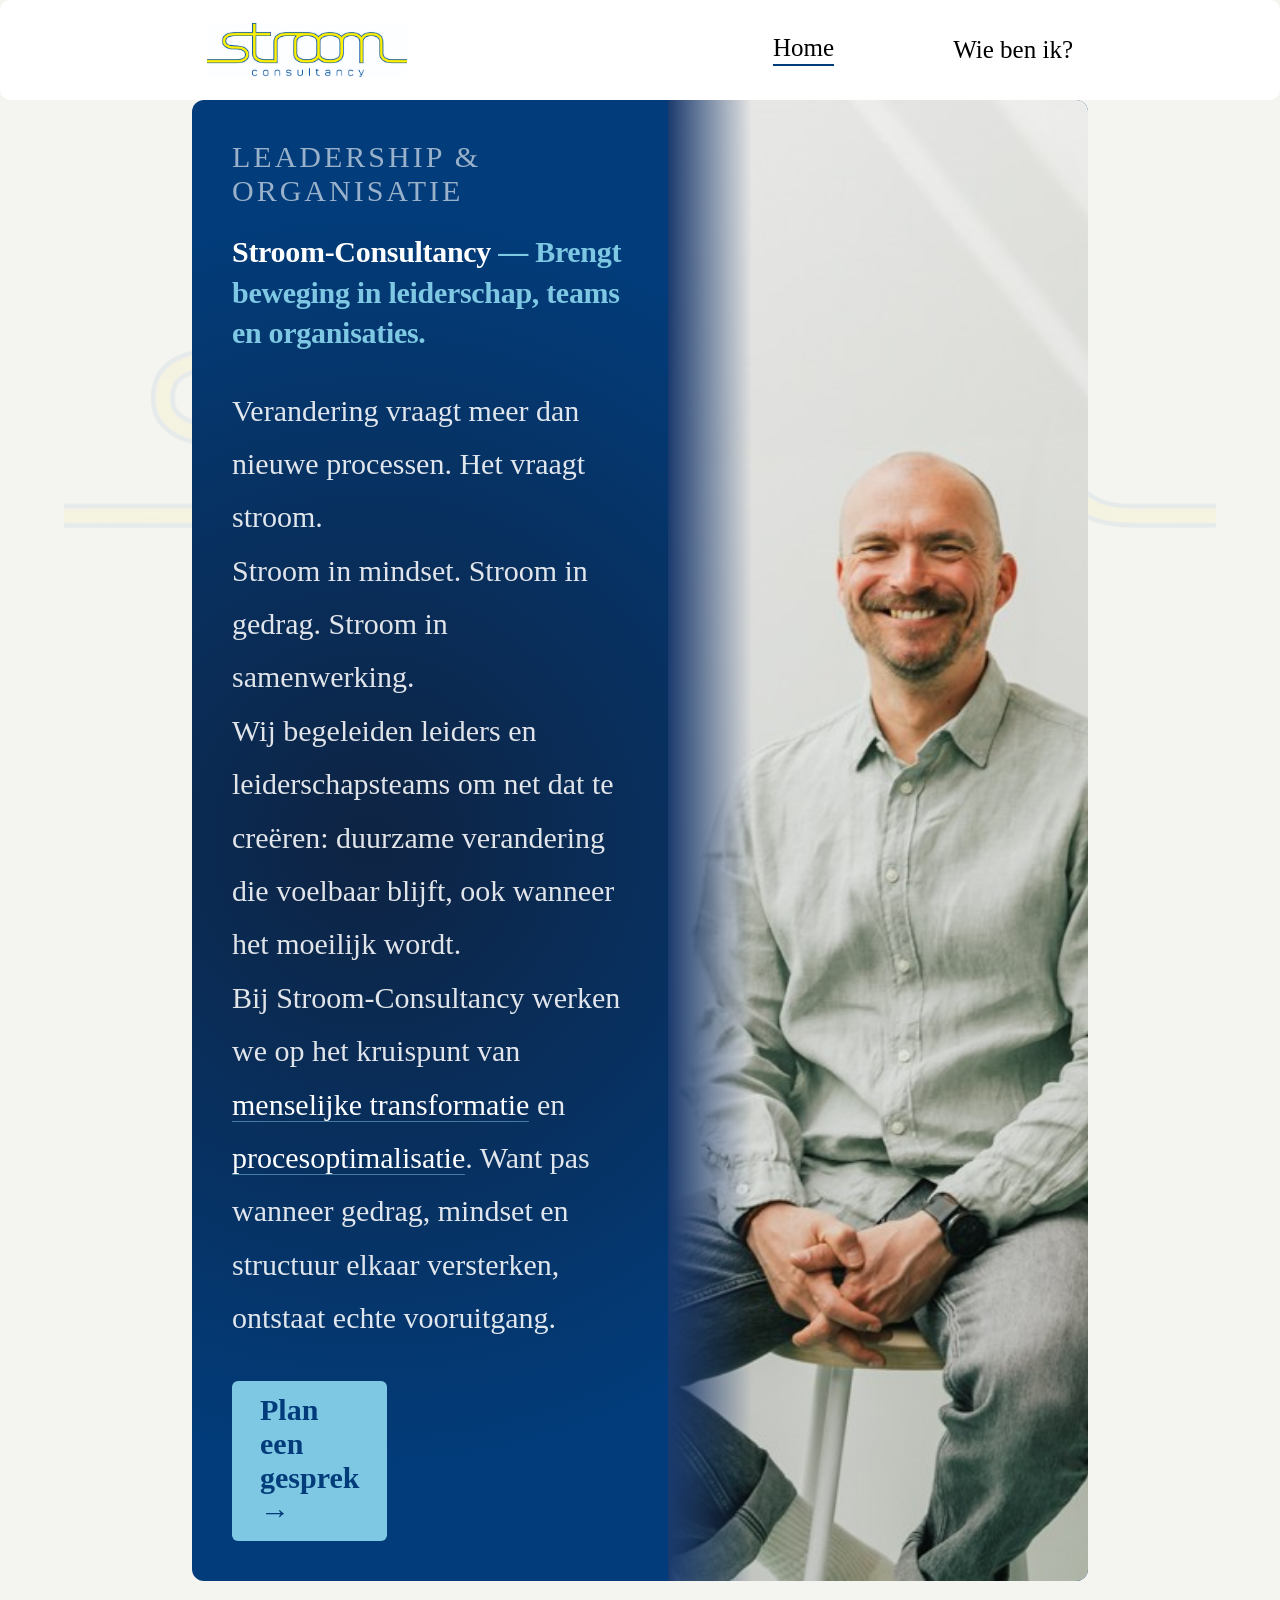
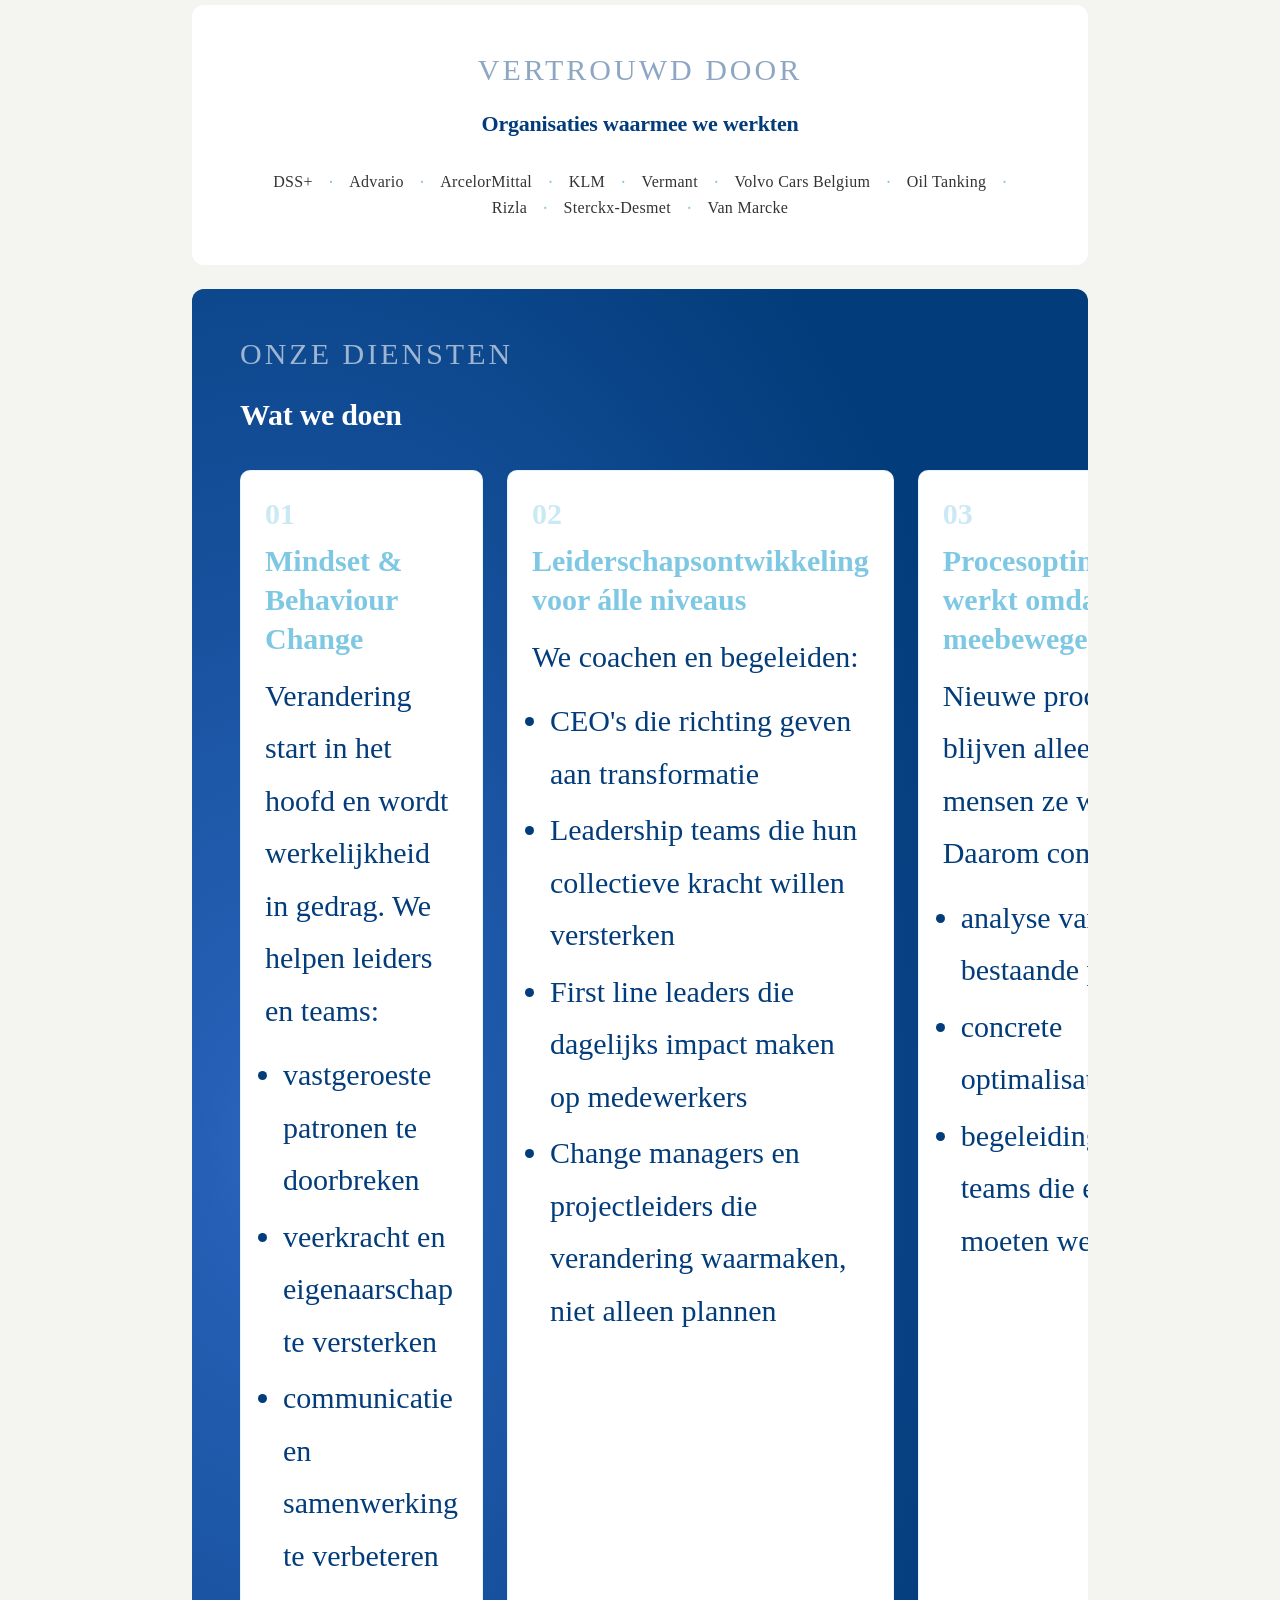
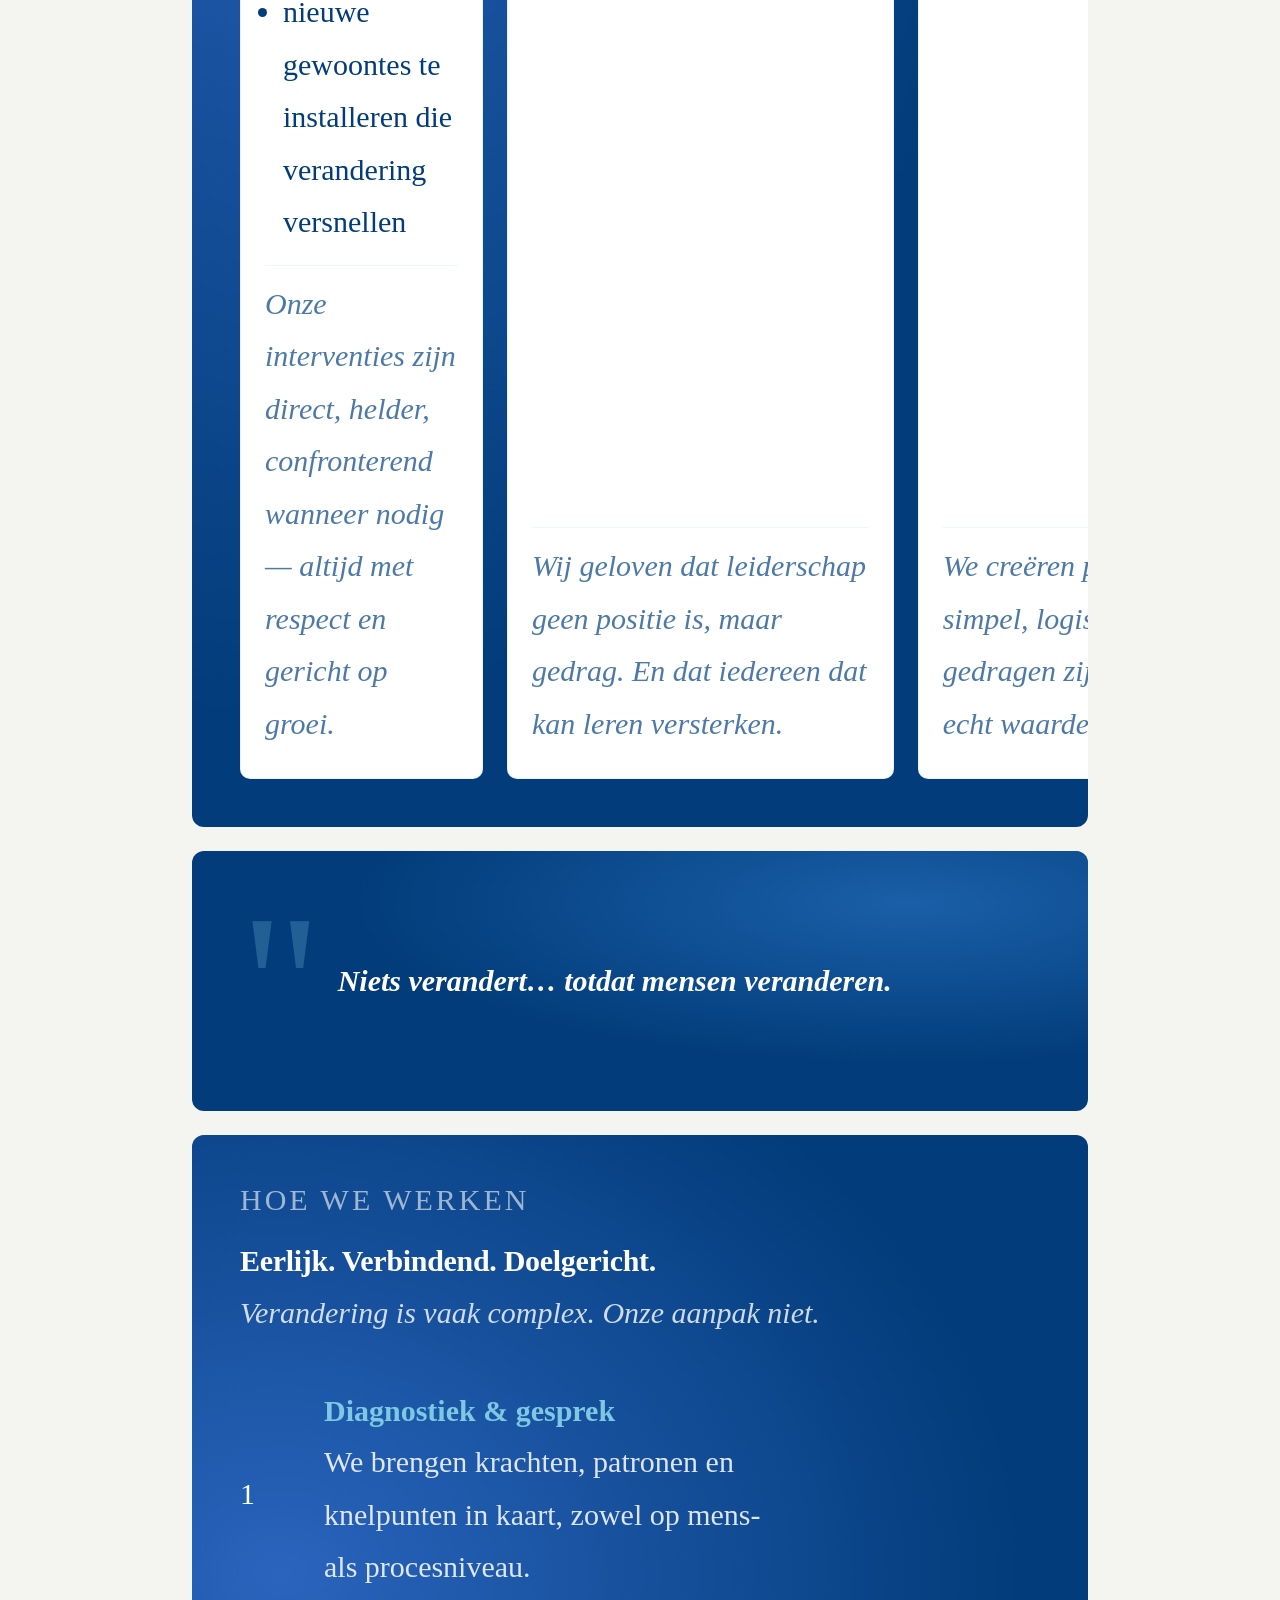
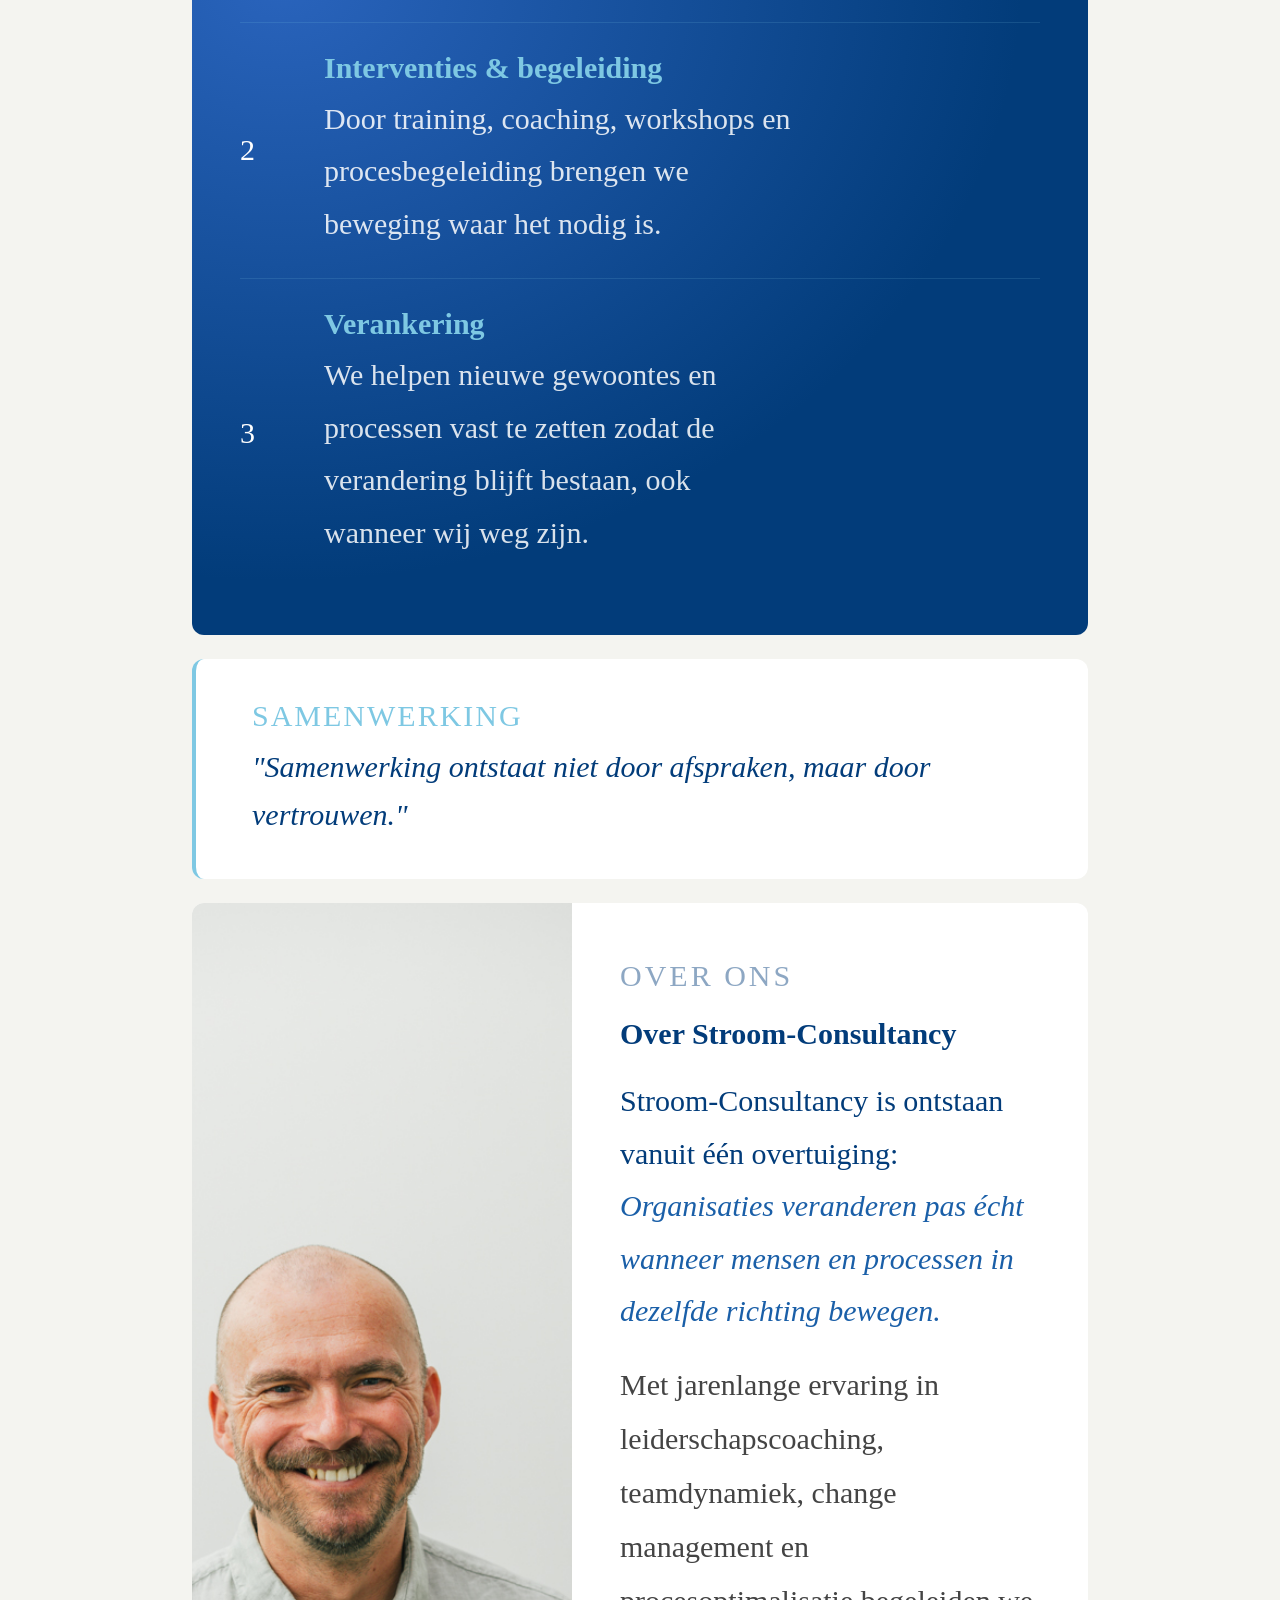
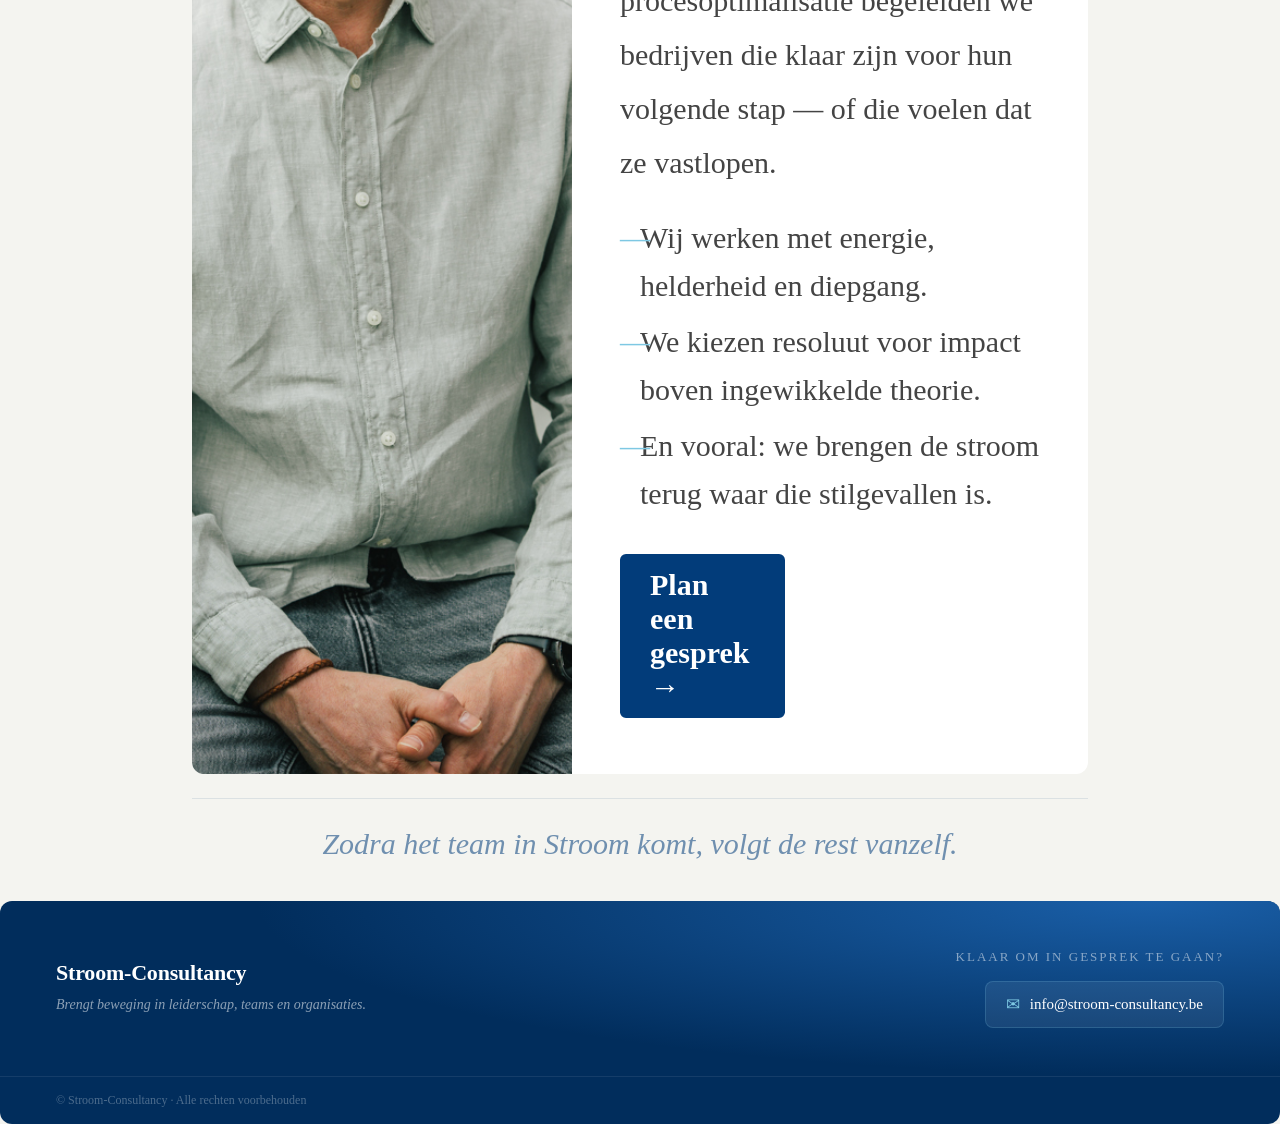
<file: index.html>
<!DOCTYPE html>
<html lang="en">
<head>
    <meta charset="UTF-8">
    <meta name="viewport" content="width=device-width, initial-scale=1.0">
    <title>Stroom-Consultancy</title>
    <link rel="stylesheet" href="style.css">
    <link rel="shortcut icon" href="img/favicon/favicon.ico" type="image/x-icon">
</head>
<body class="indexbody">
    <div class="body-watermark"></div>
    <div id="site-nav"></div>
    <main class="indexmain">
        <!-- intro -->
        <div class="introcontainer">
            <div class="introcontainerlinks">
                <div>
                    <p class="tagline">Leadership &amp; Organisatie</p>
                    <h1 class="introcontainertitle">
                        Stroom‑Consultancy <em>— Brengt beweging in leiderschap, teams en organisaties.</em>
                    </h1>
                    <div class="introcontainerbody">
                        <p>Verandering vraagt meer dan nieuwe processen. Het vraagt stroom.<br>
                        Stroom in mindset. Stroom in gedrag. Stroom in samenwerking.<br>
                        Wij begeleiden leiders en leiderschapsteams om net dat te creëren:
                        duurzame verandering die voelbaar blijft, ook wanneer het moeilijk wordt.<br>
                        Bij Stroom‑Consultancy werken we op het kruispunt van <b>menselijke transformatie</b> en <b>procesoptimalisatie</b>.
                        Want pas wanneer gedrag, mindset en structuur elkaar versterken, ontstaat echte vooruitgang.</p>
                    </div>
                    <a href="mailto:info@stroom-consultancy.be" class="btn-primary">Plan een gesprek →</a>
                </div>
            </div>
            <div class="introcontainerrechts">
                <img src="img/intro.jpg" alt="Geert, consultant bij Stroom-Consultancy">
            </div>
        </div>
        <!-- KLANTEN -->
        <div class="klanten-blok">
            <p class="tagline klanten-tagline">Vertrouwd door</p>
            <h2 class="klanten-titel">Organisaties waarmee we werkten</h2>
            <div class="klanten-rij">
                <span class="klant-naam">DSS+</span>
                <span class="klant-scheiding">·</span>
                <span class="klant-naam">Advario</span>
                <span class="klant-scheiding">·</span>
                <span class="klant-naam">ArcelorMittal</span>
                <span class="klant-scheiding">·</span>
                <span class="klant-naam">KLM</span>
                <span class="klant-scheiding">·</span>
                <span class="klant-naam">Vermant</span>
                <span class="klant-scheiding">·</span>
                <span class="klant-naam">Volvo Cars Belgium</span>
                <span class="klant-scheiding">·</span>
                <span class="klant-naam">Oil Tanking</span>
                <span class="klant-scheiding">·</span>
                <span class="klant-naam">Rizla</span>
                <span class="klant-scheiding">·</span>
                <span class="klant-naam">Sterckx-Desmet</span>
                <span class="klant-scheiding">·</span>
                <span class="klant-naam">Van Marcke</span>
            </div>
        </div>
         <!-- WAT WE DOEN -->
        <div class="section-block">
            <div class="section-block-links full-width">
                <p class="tagline">Onze diensten</p>
                <h2 class="section-block-title">Wat we doen
                </h2>
                <div class="diensten-grid">
                    <div class="dienst-card">
                        <span class="dienst-nr">01</span>
                        <h3>Mindset &amp; Behaviour Change</h3>
                        <p>Verandering start in het hoofd en wordt werkelijkheid in gedrag. We helpen leiders en teams:</p>
                        <ul>
                            <li>vastgeroeste patronen te doorbreken</li>
                            <li>veerkracht en eigenaarschap te versterken</li>
                            <li>communicatie en samenwerking te verbeteren</li>
                            <li>nieuwe gewoontes te installeren die verandering versnellen</li>
                        </ul>
                        <p class="dienst-footer">Onze interventies zijn direct, helder, confronterend wanneer nodig — altijd met respect en gericht op groei.</p>
                    </div>
                    <div class="dienst-card">
                        <span class="dienst-nr">02</span>
                        <h3>Leiderschapsontwikkeling voor álle niveaus</h3>
                        <p>We coachen en begeleiden:</p>
                        <ul>
                            <li>CEO's die richting geven aan transformatie</li>
                            <li>Leadership teams die hun collectieve kracht willen versterken</li>
                            <li>First line leaders die dagelijks impact maken op medewerkers</li>
                            <li>Change managers en projectleiders die verandering waarmaken, niet alleen plannen</li>
                        </ul>
                        <p class="dienst-footer">Wij geloven dat leiderschap geen positie is, maar gedrag. En dat iedereen dat kan leren versterken.</p>
                    </div>
                    <div class="dienst-card">
                        <span class="dienst-nr">03</span>
                        <h3>Procesoptimalisatie die werkt omdat mensen meebewegen</h3>
                        <p>Nieuwe processen blijven alleen bestaan als mensen ze wíllen volgen. Daarom combineren wij:</p>
                        <ul>
                            <li>analyse van je bestaande processen</li>
                            <li>concrete optimalisatievoorstellen</li>
                            <li>begeleiding van de teams die ermee moeten werken</li>
                        </ul>
                        <p class="dienst-footer">We creëren processen die simpel, logisch en gedragen zijn — zodat ze echt waarde opleveren.</p>
                    </div>

                </div>
            </div>
        </div>
        
        <!-- QUOTE 1 — grote uitgelichte quote -->
        <div class="quote-blok-groot">
            <div class="quote-blok-groot-inner">
                <span class="quote-accent">"</span>
                <p>Niets verandert… totdat mensen veranderen.</p>
            </div>
        </div>

        <!-- AANPAK -->
        <div class="section-block">
            <div class="section-block-links full-width">
                <p class="tagline">Hoe we werken</p>
                <h2 class="section-block-title">Eerlijk. Verbindend. Doelgericht.</h2>
                <p class="section-block-intro">Verandering is vaak complex. Onze aanpak niet.</p>

                <div class="aanpak-stappen">
                    <div class="aanpak-stap">
                        <span class="aanpak-nr">1</span>
                        <div class="aanpak-tekst">
                            <h3>Diagnostiek &amp; gesprek</h3>
                            <p>We brengen krachten, patronen en knelpunten in kaart, zowel op mens- als procesniveau.</p>
                        </div>
                        
                    </div>
                    <div class="aanpak-stap">
                        <span class="aanpak-nr">2</span>
                        <div class="aanpak-tekst">
                            <h3>Interventies &amp; begeleiding</h3>
                            <p>Door training, coaching, workshops en procesbegeleiding brengen we beweging waar het nodig is.</p>
                        </div>
                        
                    </div>
                    <div class="aanpak-stap">
                        <span class="aanpak-nr">3</span>
                        <div class="aanpak-tekst">
                            <h3>Verankering</h3>
                            <p>We helpen nieuwe gewoontes en processen vast te zetten zodat de verandering blijft bestaan, ook wanneer wij weg zijn.</p>
                        </div>
                      
                    </div>
                </div>
            </div>
        </div>
        
        <!-- QUOTE 2 — enkelvoudige quote met categorie -->
        <div class="quote-blok-enkelvoudig">
            <span class="quote-categorie">Samenwerking</span>
            <p>"Samenwerking ontstaat niet door afspraken, maar door vertrouwen."</p>
        </div>
         <!-- OVER STROOM -->
        <div class="over-container">
            <div class="over-foto">
                <img src="img/over-stroom.jpg" alt="Geert, oprichter Stroom-Consultancy">
            </div>
            <div class="over-tekst">
                <p class="tagline over-tagline">Over ons</p>
                <h2 class="over-title">Over Stroom‑Consultancy</h2>
                <p class="over-lead">Stroom‑Consultancy is ontstaan vanuit één overtuiging:<br>
                <em>Organisaties veranderen pas écht wanneer mensen en processen in dezelfde richting bewegen.</em></p>
                <p class="over-body">Met jarenlange ervaring in leiderschapscoaching, teamdynamiek, change management en procesoptimalisatie begeleiden we bedrijven die klaar zijn voor hun volgende stap — of die voelen dat ze vastlopen.</p>
                <ul class="over-punten">
                    <li>Wij werken met energie, helderheid en diepgang.</li>
                    <li>We kiezen resoluut voor impact boven ingewikkelde theorie.</li>
                    <li>En vooral: we brengen de stroom terug waar die stilgevallen is.</li>
                </ul>
                <a href="mailto:info@stroom-consultancy.be" class="btn-primary btn-dark">Plan een gesprek →</a>
            </div>
        </div>
        <!-- QUOTE 3 — subtiele oneliner -->
        <div class="quote-blok-oneliner">
            <p>Zodra het team in Stroom komt, volgt de rest vanzelf.</p>
        </div>
    </main>
    <div id="site-footer"></div>
    <script src="javascript.js"></script>
</body>
</html>
</file>
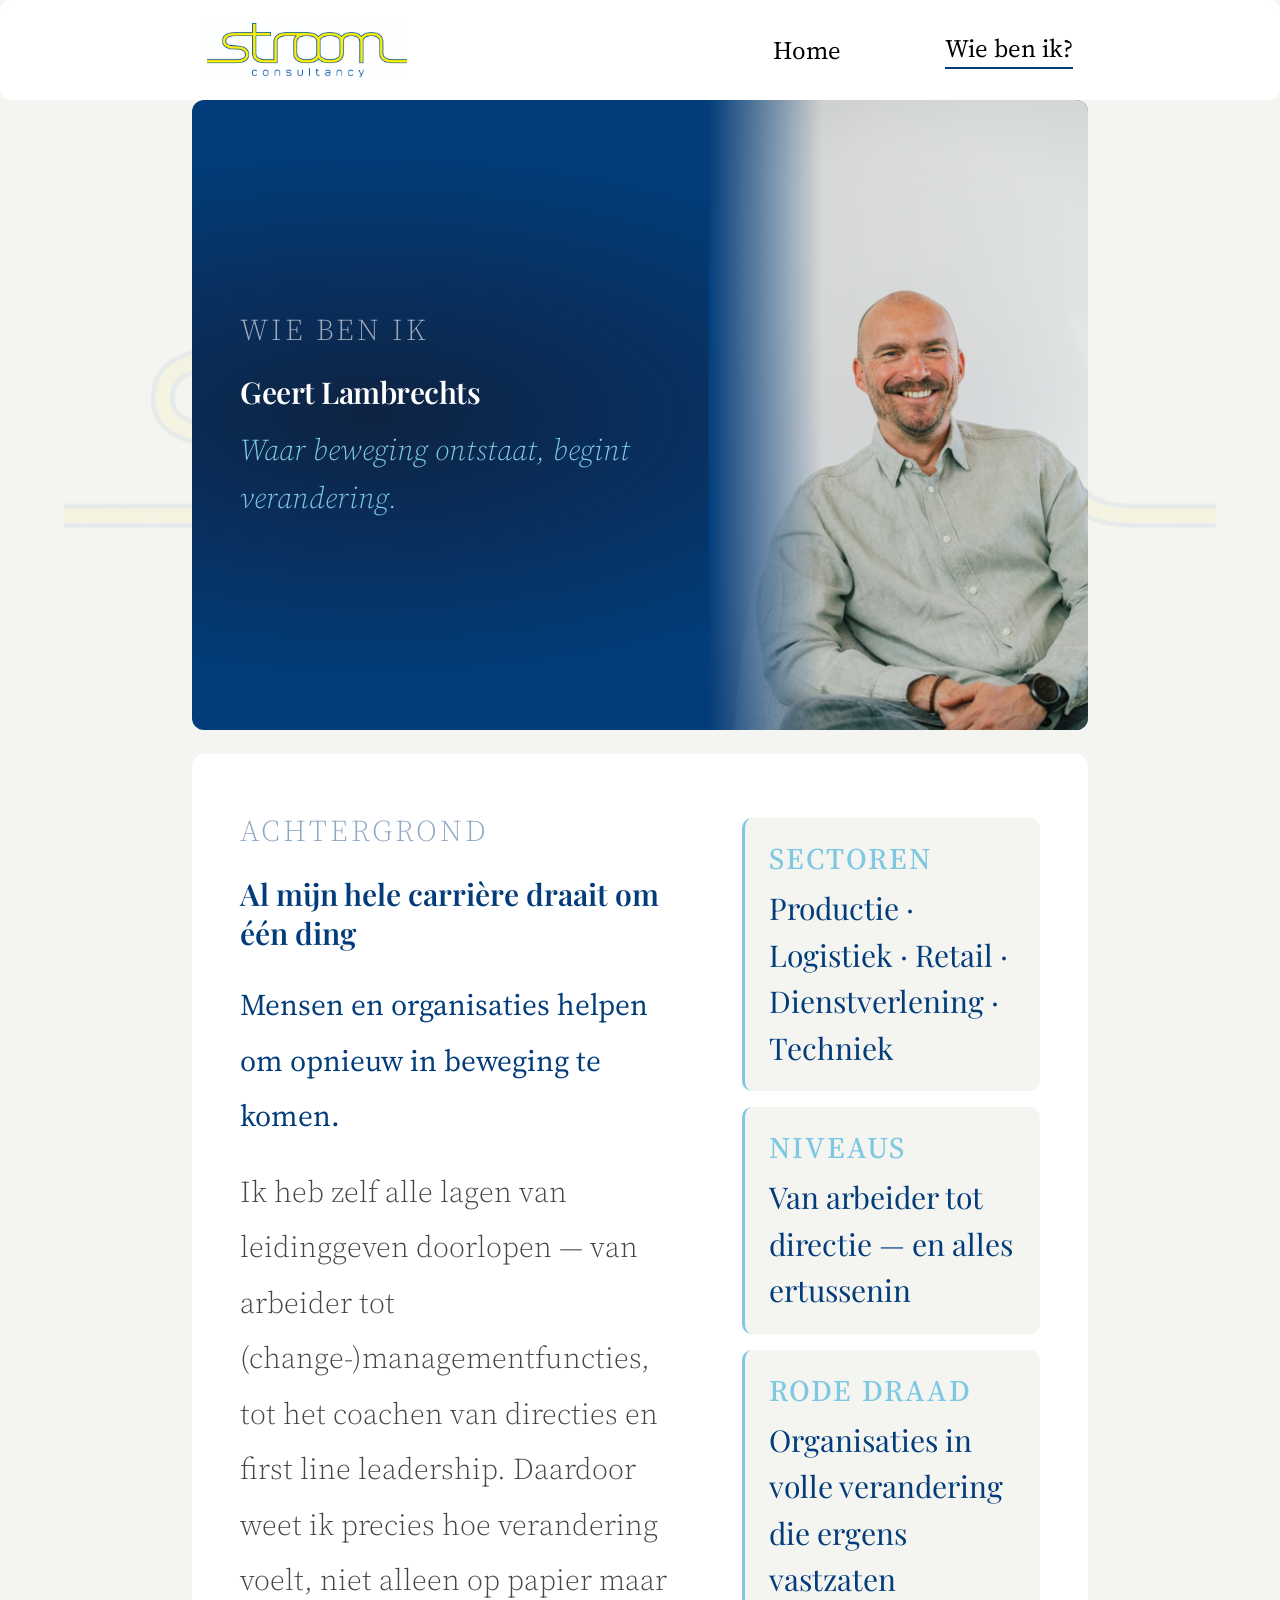
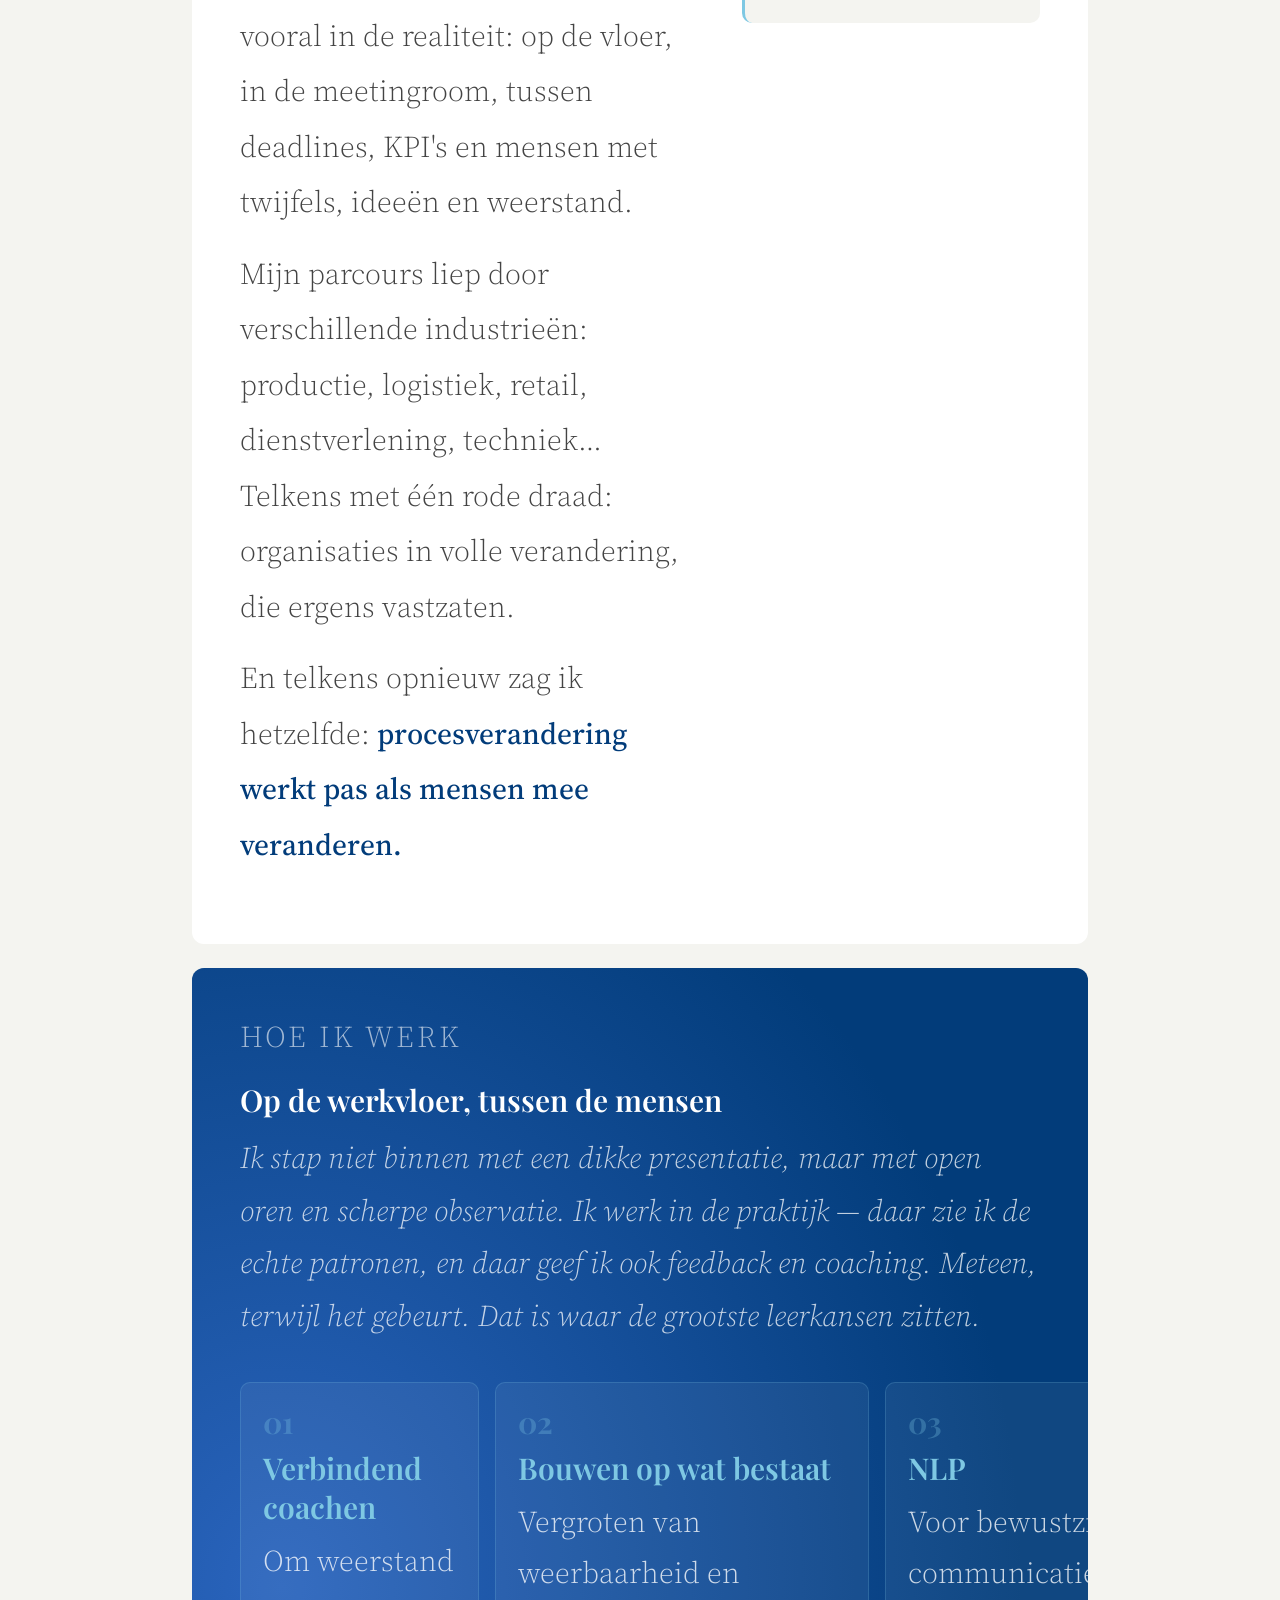
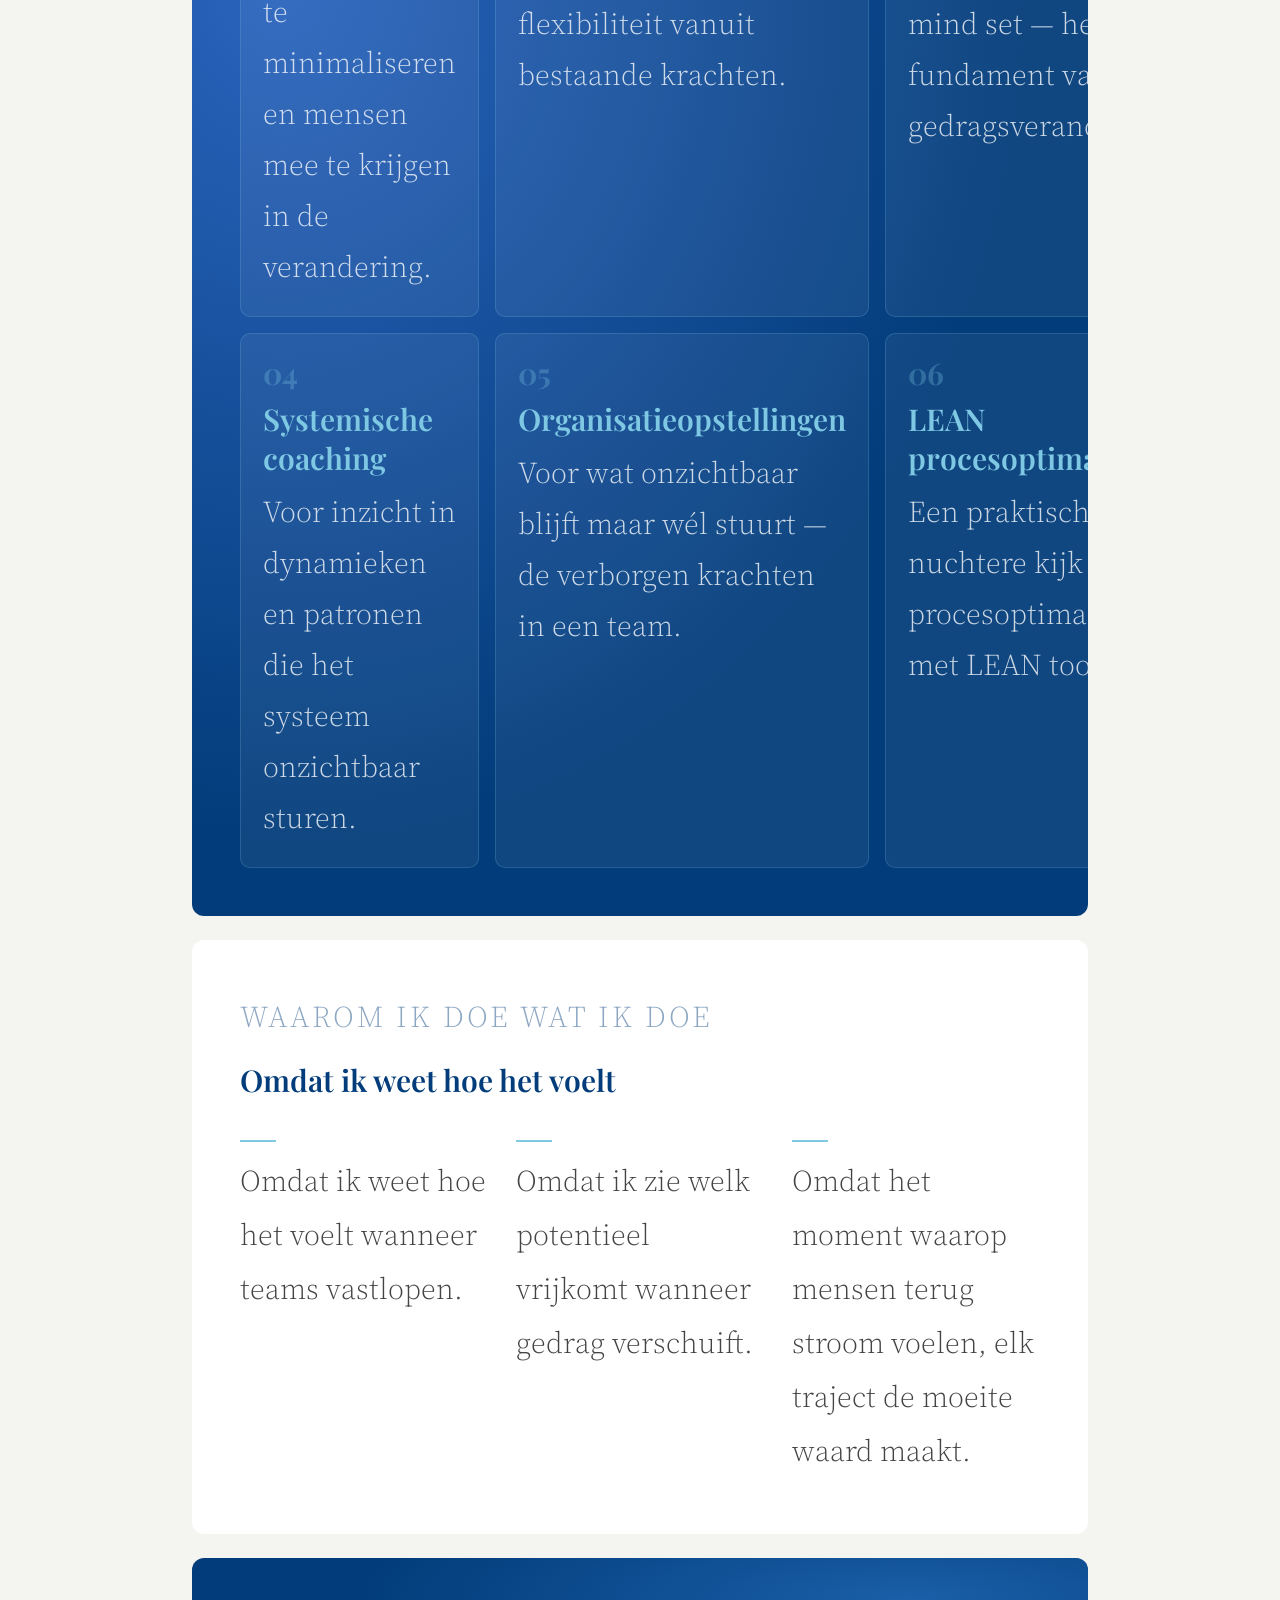
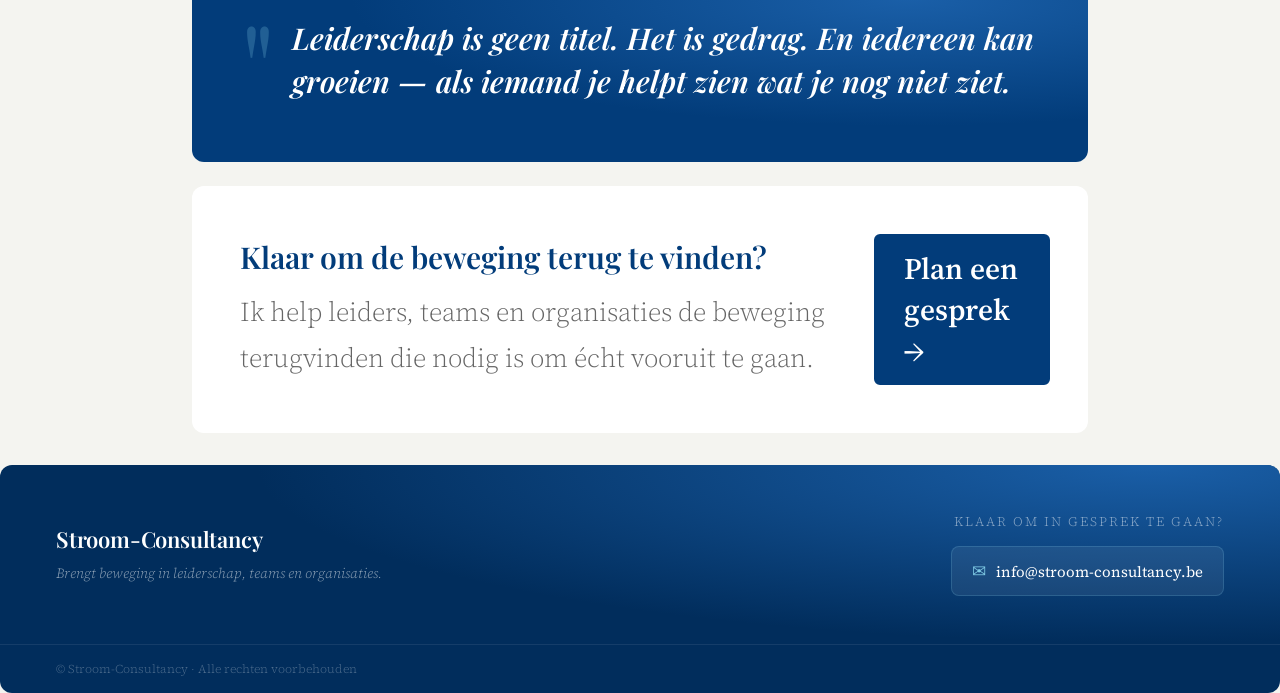
<file: OverMij.html>
<!DOCTYPE html>
<html lang="nl">
<head>
    <meta charset="UTF-8">
    <meta name="viewport" content="width=device-width, initial-scale=1.0">
    <title>Wie ben ik</title>
    <link rel="preconnect" href="https://fonts.googleapis.com">
    <link rel="preconnect" href="https://fonts.gstatic.com" crossorigin>
    <link href="https://fonts.googleapis.com/css2?family=Playfair+Display:ital,wght@0,400;0,600;0,700;1,400&family=Source+Serif+4:ital,wght@0,300;0,400;0,600;1,300;1,400&display=swap" rel="stylesheet">
    <link rel="stylesheet" href="style.css">
</head>
<body class="overmij-body">
    <div class="body-watermark"></div>
 
    <div id="site-nav"></div>
 
    <main class="overmij-main">
 
        <!-- INTRO -->
        <div class="overmij-intro">
            <div class="overmij-intro-tekst">
                <p class="overmij-intro-tagline">Wie ben ik</p>
                <h1 class="overmij-intro-titel">Geert Lambrechts</h1>
                <p class="overmij-intro-ondertitel">Waar beweging ontstaat, begint verandering.</p>
            </div>
            <div class="overmij-intro-foto">
                <img src="img/over-mij.jpg" alt="Geert Lambrechts, oprichter Stroom-Consultancy">
            </div>
        </div>
 
        <!-- ACHTERGROND -->
        <div class="overmij-achtergrond">
            <div class="overmij-achtergrond-links">
                <p class="overmij-achtergrond-tagline">Achtergrond</p>
                <h2 class="overmij-achtergrond-titel">Al mijn hele carrière draait om één ding</h2>
                <p class="overmij-achtergrond-lead">
                    Mensen en organisaties helpen om opnieuw in beweging te komen.
                </p>
                <p class="overmij-achtergrond-body">
                    Ik heb zelf alle lagen van leidinggeven doorlopen — van arbeider tot (change-)managementfuncties, tot het coachen van directies en first line leadership. Daardoor weet ik precies hoe verandering voelt, niet alleen op papier maar vooral in de realiteit: op de vloer, in de meetingroom, tussen deadlines, KPI's en mensen met twijfels, ideeën en weerstand.
                </p>
                <p class="overmij-achtergrond-body">
                    Mijn parcours liep door verschillende industrieën: productie, logistiek, retail, dienstverlening, techniek… Telkens met één rode draad: organisaties in volle verandering, die ergens vastzaten.
                </p>
                <p class="overmij-achtergrond-body">
                    En telkens opnieuw zag ik hetzelfde: <strong>procesverandering werkt pas als mensen mee veranderen.</strong>
                </p>
            </div>
            <div class="overmij-achtergrond-rechts">
                <div class="overmij-stat">
                    <p class="overmij-stat-label">Sectoren</p>
                    <p class="overmij-stat-waarde">Productie · Logistiek · Retail · Dienstverlening · Techniek</p>
                </div>
                <div class="overmij-stat">
                    <p class="overmij-stat-label">Niveaus</p>
                    <p class="overmij-stat-waarde">Van arbeider tot directie — en alles ertussenin</p>
                </div>
                <div class="overmij-stat">
                    <p class="overmij-stat-label">Rode draad</p>
                    <p class="overmij-stat-waarde">Organisaties in volle verandering die ergens vastzaten</p>
                </div>
            </div>
        </div>
 
        <!-- AANPAK / TOOLS -->
        <div class="overmij-aanpak">
            <div class="overmij-aanpak-inner">
                <p class="overmij-aanpak-tagline">Hoe ik werk</p>
                <h2 class="overmij-aanpak-titel">Op de werkvloer, tussen de mensen</h2>
                <p class="overmij-aanpak-intro">
                    Ik stap niet binnen met een dikke presentatie, maar met open oren en scherpe observatie.
                    Ik werk in de praktijk — daar zie ik de echte patronen, en daar geef ik ook feedback en coaching.
                    Meteen, terwijl het gebeurt. Dat is waar de grootste leerkansen zitten.
                </p>
                <div class="overmij-tools-grid">
                    <div class="overmij-tool-kaart">
                        <div class="overmij-tool-nr">01</div>
                        <h3 class="overmij-tool-naam">Verbindend coachen</h3>
                        <p class="overmij-tool-omschrijving">Om weerstand te minimaliseren en mensen mee te krijgen in de verandering.</p>
                    </div>
                    <div class="overmij-tool-kaart">
                        <div class="overmij-tool-nr">02</div>
                        <h3 class="overmij-tool-naam">Bouwen op wat bestaat</h3>
                        <p class="overmij-tool-omschrijving">Vergroten van weerbaarheid en flexibiliteit vanuit bestaande krachten.</p>
                    </div>
                    <div class="overmij-tool-kaart">
                        <div class="overmij-tool-nr">03</div>
                        <h3 class="overmij-tool-naam">NLP</h3>
                        <p class="overmij-tool-omschrijving">Voor bewustzijn, communicatie en mind set — het fundament van gedragsverandering.</p>
                    </div>
                    <div class="overmij-tool-kaart">
                        <div class="overmij-tool-nr">04</div>
                        <h3 class="overmij-tool-naam">Systemische coaching</h3>
                        <p class="overmij-tool-omschrijving">Voor inzicht in dynamieken en patronen die het systeem onzichtbaar sturen.</p>
                    </div>
                    <div class="overmij-tool-kaart">
                        <div class="overmij-tool-nr">05</div>
                        <h3 class="overmij-tool-naam">Organisatieopstellingen</h3>
                        <p class="overmij-tool-omschrijving">Voor wat onzichtbaar blijft maar wél stuurt — de verborgen krachten in een team.</p>
                    </div>
                    <div class="overmij-tool-kaart">
                        <div class="overmij-tool-nr">06</div>
                        <h3 class="overmij-tool-naam">LEAN procesoptimalisatie</h3>
                        <p class="overmij-tool-omschrijving">Een praktische, nuchtere kijk op procesoptimalisatie met LEAN tools.</p>
                    </div>
                </div>
            </div>
        </div>
 
        <!-- WAAROM -->
        <div class="overmij-waarom">
            <p class="overmij-waarom-tagline">Waarom ik doe wat ik doe</p>
            <h2 class="overmij-waarom-titel">Omdat ik weet hoe het voelt</h2>
            <div class="overmij-waarom-grid">
                <div class="overmij-waarom-item">
                    <div class="overmij-waarom-streep"></div>
                    <p class="overmij-waarom-tekst">Omdat ik weet hoe het voelt wanneer teams vastlopen.</p>
                </div>
                <div class="overmij-waarom-item">
                    <div class="overmij-waarom-streep"></div>
                    <p class="overmij-waarom-tekst">Omdat ik zie welk potentieel vrijkomt wanneer gedrag verschuift.</p>
                </div>
                <div class="overmij-waarom-item">
                    <div class="overmij-waarom-streep"></div>
                    <p class="overmij-waarom-tekst">Omdat het moment waarop mensen terug stroom voelen, elk traject de moeite waard maakt.</p>
                </div>
            </div>
        </div>
 
        <!-- QUOTE -->
        <div class="overmij-quote-sectie">
            <div class="overmij-quote-groot">
                <span class="overmij-quote-accent">"</span>
                <p>Leiderschap is geen titel. Het is gedrag. En iedereen kan groeien — als iemand je helpt zien wat je nog niet ziet.</p>
            </div>
        </div>
 
        <!-- CTA -->
        <div class="overmij-cta">
            <div class="overmij-cta-tekst">
                <h2>Klaar om de beweging terug te vinden?</h2>
                <p>Ik help leiders, teams en organisaties de beweging terugvinden die nodig is om écht vooruit te gaan.</p>
            </div>
            <div>
                <a href="mailto:info@stroom-consultancy.be" class="btn-primary-over-mij btn-dark-over-mij">Plan een gesprek →</a>
            </div>
        </div>
 
    </main>
 
    <div id="site-footer"></div>
 
    <script src="javascript.js"></script>
</body>
</html>
</file>
<file: style.css>
.indexbody{
    background-color: #f4f4f0;
    width: 100%;
    padding: 0;
    margin: 0;
    font-family: 'Source Serif 4', Georgia, serif;
}
.indexmain {
    display: flex;
    flex-direction: column;
    gap: 24px;
    padding: 0 24px 24px;
    width: 100%;
    max-width: 70%;
    margin: 0 auto;
    z-index: 5;
}

.body-watermark {
    position: fixed;
    top: 50%;
    left: 50%;
    transform: translate(-50%, -50%);
    width: 90%;
    height: 90%;
    background-image: url('img/Stroom_logo_achtergond.png');
    background-repeat: no-repeat;
    background-size: contain;
    background-position: center;
    opacity: 0.06;
    pointer-events: none;
    z-index: -1;   /* ligt OVER alles */
}
/* =============================================
   NAVIGATIE
   ============================================= */
.navcontainer{
    height: 100px;
    display: flex;
    justify-content: space-around;
    align-items: center;
    background-color: white;
    padding: 0 24px;
    border: 0px;
    border-radius: 10px;
    position: sticky;
    top: 0;
    z-index: 100;
}

/*logo editor*/
.logocontainer{
    align-self: center;
    height: 75px;
    width: 200px;
    object-fit: contain;
}

/*Dit is de block dat de links inhoudt*/
.linkcontainer{
    width: 300px;
    display: flex;
    justify-content: space-between;
    flex-direction: row;
    align-items: center;
}
/*link editor van navigatie balk*/
.linkNaarWebsite{
    color: black;
    font-size: 25px;
    text-decoration: none;
}
/*hover optie voor de link zodat het van kleur verandert*/
.linkNaarWebsite:hover{
    transition: 0.5s;
    color: grey;
}
.linkNaarWebsite.active {
    border-bottom: 2px solid #023C7A;
    padding-bottom: 2px;
}
/* =============================================
   FOOTER
   ============================================= */
.contactcontainer {
    background-color: #012d5c;
    color: white;
    border-radius: 12px;
    margin-top: 8px;
    overflow: hidden;
    position: relative;
}
 
.contactcontainer::before {
    content: '';
    position: absolute;
    top: 0; left: 0; right: 0; bottom: 0;
    background: radial-gradient(ellipse at 90% 0%, #1a5fa8 0%, transparent 55%);
    pointer-events: none;
}
 
.footer-inner {
    display: flex;
    flex-direction: row;
    justify-content: space-between;
    align-items: center;
    gap: 40px;
    padding: 48px 56px;
    position: relative;
    z-index: 1;
}
 
.footer-merk {
    display: flex;
    flex-direction: column;
    gap: 8px;
}
 
.footer-tagline {
    font-family: 'Playfair Display', Georgia, serif;
    font-size: 22px;
    font-weight: 600;
    color: white;
    margin: 0;
    letter-spacing: -0.2px;
}
 
.footer-ondertitel {
    font-size: 14px;
    font-weight: 300;
    color: rgba(255,255,255,0.55);
    font-style: italic;
    margin: 0;
    line-height: 1.6;
}
 
.footer-contact {
    display: flex;
    flex-direction: column;
    gap: 16px;
    align-items: flex-end;
}
 
.footer-vraag {
    font-size: 13px;
    font-weight: 300;
    color: rgba(255,255,255,0.5);
    letter-spacing: 2px;
    text-transform: uppercase;
    margin: 0;
}
 
.footer-links {
    display: flex;
    flex-direction: row;
    gap: 24px;
}
 
.footer-link {
    display: flex;
    flex-direction: row;
    align-items: center;
    gap: 10px;
    text-decoration: none;
    color: white;
    font-size: 15px;
    font-weight: 400;
    background: rgba(255,255,255,0.07);
    border: 1px solid rgba(126,200,227,0.2);
    border-radius: 8px;
    padding: 12px 20px;
    transition: background 0.25s, border-color 0.25s;
}
 
.footer-link:hover {
    background: rgba(126,200,227,0.15);
    border-color: rgba(126,200,227,0.5);
}
 
.footer-link-icon {
    font-size: 17px;
    color: #7ec8e3;
    flex-shrink: 0;
}
 
.footer-bodem {
    border-top: 1px solid rgba(255,255,255,0.08);
    padding: 16px 56px;
    position: relative;
    z-index: 1;
}
 
.footer-bodem p {
    font-size: 12px;
    font-weight: 300;
    color: rgba(255,255,255,0.3);
    margin: 0;
}
/* =============================================
   GEDEELDE TAGLINE
   ============================================= */
.tagline {
      font-family: 'Source Serif 4', Georgia, serif;
      font-size: 13px;
      font-weight: 300;
      color: rgba(255, 255, 255, 0.6);
      letter-spacing: 3px;
      text-transform: uppercase;
      margin: 0 0 1.5rem 0;
}

/* =============================================
   intro
   ============================================= */
.introcontainer{
    background-color: #023C7A;
    color: white;
    border-radius: 12px;
    overflow: hidden;
    display: flex;
    height: 100%;
    position: relative;
}
.introcontainer::before{
    content: '';
    position: absolute;
    top: 0; left: 0; right: 0; bottom: 0;
    background:radial-gradient(ellipse at 20% 50%,#0e2342 0%,transparent 60%);
    pointer-events: none;
}
.introcontainerlinks{
    padding: 40px;
    width: 60%;
    display: flex;
    flex-direction: column;
    justify-content: center;
    position: relative;
    z-index: 1;
    flex: 1;
}
.introcontainertitle{
    font-family: 'Playfair Display', georgia, Serif;
    font-size: 26px;
    font-weight: 600;
    width: 100%;
    max-width: 420px;
    color: white;
    letter-spacing: -0.3px;
    margin: 0 0 28px 0;
    line-height: 1.35;
}
.introcontainertitle em {
    font-style: normal;
    color: #7ec8e3;
}
.introcontainerbody{
    font-family: 'Source Serif 4', Georgia, serif;
    font-size: 30px;
    font-weight: 300;
    max-width: 1250px;
    color: rgba(255, 255, 255, 0.88);
    line-height: 1.78;
    margin-bottom: 36px;
}
.introcontainerbody b {
    font-weight: 400;
    color: #ffffff;
    border-bottom: 1px solid rgba(126, 200, 227, 0.5);
}
.introcontainerrechts{
    position: relative;
    overflow: hidden;
    min-width: 420px;
    flex-shrink: 0;
}
.introcontainerrechts img{
    width: 100%;
    height: 100%;
    object-fit: cover;
    object-position: top center;
    display: block;
}
.introcontainerrechts::after{
       content: '';
      position: absolute;
      top: 0; left: 0; bottom: 0; right: 0;
      background: linear-gradient(to right, #1a3a6e 0%, transparent 20%);
}
/* =============================================
   KNOPPEN index
   ============================================= */
.btn-primary {
    display: inline-block;
    background-color: #7ec8e3;
    color: #023C7A;
    font-family: 'Source Serif 4', Georgia, serif;
    font-size: 15px;
    font-weight: 600;
    text-decoration: none;
    padding: 12px 28px;
    border-radius: 6px;
    transition: background-color 0.3s, transform 0.2s;
}

.btn-primary:hover {
    background-color: #5ab8d8;
    transform: translateY(-1px);
}
.btn-dark {
    background-color: #023C7A;
    color: white;
    border: 2px solid #023C7A;
    
}

.btn-dark:hover {
    background-color: #012d5c;
}
/* =============================================
   wat we doen
   ============================================= */
/* =============================================
   GEDEELDE SECTION-BLOCK (blauw)
   ============================================= */
.section-block {
    background-color: #023C7A;
    color: white;
    border-radius: 12px;
    overflow: hidden;
    position: relative;
}

.section-block::before {
    content: '';
    position: absolute;
    top: 0; left: 0; right: 0; bottom: 0;
    background: radial-gradient(ellipse at 10% 40%, #2a64bd 0%, transparent 65%);
    pointer-events: none;
}

.section-block-links {
    padding: 48px;
    position: relative;
    z-index: 1;
}

.section-block-links.full-width {
    width: 100%;
    box-sizing: border-box;
}

.section-block-title {
    font-family: 'Playfair Display', Georgia, serif;
    font-size: 28px;
    font-weight: 600;
    color: white;
    letter-spacing: -0.3px;
    margin: 0 0 36px 0;
    line-height: 1.3;
}

.section-block-intro {
    font-size: 17px;
    font-weight: 300;
    color: rgba(255,255,255,0.8);
    margin: -20px 0 36px 0;
    font-style: italic;
}

/* =============================================
   DIENSTEN GRID
   ============================================= */
.diensten-grid {
    display: grid;
    grid-template-columns: repeat(3, 1fr);
    gap: 24px;
}

.dienst-card {
    background: rgb(255, 255, 255);
    border: 1px solid rgba(126, 200, 227, 0.2);
    border-radius: 10px;
    padding: 28px 24px;
    display: flex;
    flex-direction: column;
    gap: 12px;
}

.dienst-nr {
    font-family: 'Playfair Display', Georgia, serif;
    font-size: 32px;
    font-weight: 700;
    color: rgba(126, 200, 227, 0.4);
    line-height: 1;
}

.dienst-card h3 {
    font-family: 'Playfair Display', Georgia, serif;
    font-size: 17px;
    font-weight: 600;
    color: #7ec8e3;
    margin: 0;
    line-height: 1.3;
}

.dienst-card p,
.dienst-card ul {
    font-size: 14px;
    font-weight: 300;
    color: #023C7A;
    line-height: 1.75;
    margin: 0;
    padding-left: 0;
}

.dienst-card ul {
    padding-left: 18px;
}

.dienst-card li {
    margin-bottom: 4px;
}

.dienst-footer {
    font-size: 13px !important;
    color: rgb(2, 64, 131,0.7) !important;
    font-style: italic;
    border-top: 1px solid rgba(126,200,227,0.15);
    padding-top: 12px;
    margin-top: auto !important;
}
/* =============================================
   QUOTE BLOKKEN — elk apart
   ============================================= */

/* Blok 1 — grote donkerblauwe quote */
.quote-blok-groot {
    background-color: #023C7A;
    border-radius: 12px;
    padding: 56px 48px;
    position: relative;
    overflow: hidden;
}

.quote-blok-groot::before {
    content: '';
    position: absolute;
    top: 0; left: 0; right: 0; bottom: 0;
    background: radial-gradient(ellipse at 80% 20%, #1a5fa8 0%, transparent 55%);
    pointer-events: none;
}

.quote-blok-groot-inner {
    position: relative;
    z-index: 1;
    display: flex;
    align-items: flex-start;
    gap: 16px;
}

.quote-accent {
    font-family: 'Playfair Display', Georgia, serif;
    font-size: 120px;
    line-height: 0.7;
    color: rgba(126,200,227,0.25);
    flex-shrink: 0;
    margin-top: 8px;
    
}

.quote-blok-groot-inner p {
    font-family: 'Playfair Display', Georgia, serif;
    font-size: 32px;
    font-weight: 600;
    color: white;
    line-height: 1.35;
    margin: 0;
    font-style: italic;
    display: flex;
    align-self: center;
}

/* Blok 2 — enkelvoudige quote op wit met blauwe linkerborder */
.quote-blok-enkelvoudig {
    background: white;
    border-radius: 12px;
    padding: 40px 56px;
    border-left: 4px solid #7ec8e3;
    display: flex;
    flex-direction: column;
    gap: 10px;
}

.quote-blok-enkelvoudig .quote-categorie {
    font-size: 11px;
    font-weight: 500;
    letter-spacing: 2px;
    text-transform: uppercase;
    color: #7ec8e3;
}

.quote-blok-enkelvoudig p {
    font-family: 'Playfair Display', Georgia, serif;
    font-size: 22px;
    font-style: italic;
    color: #023C7A;
    line-height: 1.6;
    margin: 0;
}

/* Blok 3 — subtiele oneliner als afsluiter */
.quote-blok-oneliner {
    border-top: 1px solid rgba(2,60,122,0.1);
    padding: 28px 0 8px;
    text-align: center;
}

.quote-blok-oneliner p {
    font-family: 'Source Serif 4', Georgia, serif;
    font-size: 15px;
    font-weight: 300;
    color: rgba(2,60,122,0.55);
    font-style: italic;
    margin: 0;
}
/* =============================================
   AANPAK STAPPEN
   ============================================= */
.aanpak-stappen {
    display: flex;
    flex-direction: column;
    gap: 0;
}

.aanpak-stap {
    display: grid;
    grid-template-columns: 56px 1fr 220px;
    align-items: center;
    gap: 28px;
    padding: 28px 0;
    border-bottom: 1px solid rgba(126,200,227,0.15);
}

.aanpak-stap:last-child {
    border-bottom: none;
}

.aanpak-tekst h3 {
    font-family: 'Playfair Display', Georgia, serif;
    font-size: 18px;
    font-weight: 600;
    color: #7ec8e3;
    margin: 0 0 8px 0;
}

.aanpak-tekst p {
    font-size: 15px;
    font-weight: 300;
    color: rgba(255,255,255,0.85);
    line-height: 1.75;
    margin: 0;
}

.aanpak-foto {
    width: 320px;
    height: 250px;
    border-radius: 8px;
    overflow: hidden;
    flex-shrink: 0;
    border: 1px solid rgba(126,200,227,0.2);
}

.aanpak-foto img {
    width: 100%;
    height: 100%;
    object-fit: cover;
    object-position: center top;
    display: block;
}
/* =============================================
   KLANTEN BLOK
   ============================================= */
.klanten-blok {
    background-color: white;
    border-radius: 12px;
    padding: 48px 56px;
    text-align: center;
}

.klanten-tagline {
    color: rgba(2, 60, 122, 0.45) !important;
}

.klanten-titel {
    font-family: 'Playfair Display', Georgia, serif;
    font-size: 22px;
    font-weight: 600;
    color: #023C7A;
    margin: 0 0 36px 0;
    letter-spacing: -0.2px;
}

.klanten-rij {
    display: flex;
    flex-wrap: wrap;
    justify-content: center;
    align-items: center;
    gap: 8px 16px;
}

.klant-naam {
    font-family: 'Source Serif 4', Georgia, serif;
    font-size: 16px;
    font-weight: 400;
    color: #333;
    letter-spacing: 0.3px;
    white-space: nowrap;
    transition: color 0.25s;
}

.klant-naam:hover {
    color: #023C7A;
}

.klant-scheiding {
    color: #7ec8e3;
    font-size: 18px;
    font-weight: 300;
    line-height: 1;
    flex-shrink: 0;
}

@media (max-width: 768px) {
    .klanten-blok { padding: 32px 24px; }
    .klant-naam { font-size: 14px; }
}
/* =============================================
   OVER STROOM
   ============================================= */
.over-container {
    background: white;
    border-radius: 12px;
    overflow: hidden;
    display: flex;
    flex-direction: row;
    align-items: stretch;
}

.over-foto {
    width: 380px;
    flex-shrink: 0;
    overflow: hidden;
}

.over-foto img {
    width: 100%;
    height: 100%;
    object-fit: cover;
    object-position: center top;
    display: block;
}

.over-tekst {
    padding: 56px 48px;
    display: flex;
    flex-direction: column;
    justify-content: center;
}

.over-tagline {
    color: rgba(2,60,122,0.45);
    letter-spacing: 3px;
}

.over-title {
    font-family: 'Playfair Display', Georgia, serif;
    font-size: 28px;
    font-weight: 600;
    color: #023C7A;
    margin: 0 0 24px 0;
}

.over-lead {
    font-size: 17px;
    color: #023C7A;
    line-height: 1.75;
    margin: 0 0 20px 0;
}

.over-lead em {
    font-style: italic;
    color: #1a5fa8;
}

.over-body {
    font-size: 15px;
    font-weight: 300;
    color: #444;
    line-height: 1.8;
    margin: 0 0 24px 0;
}

.over-punten {
    list-style: none;
    padding: 0;
    margin: 0 0 36px 0;
    display: flex;
    flex-direction: column;
    gap: 8px;
}

.over-punten li {
    font-size: 15px;
    color: #444;
    line-height: 1.6;
    padding-left: 20px;
    position: relative;
}

.over-punten li::before {
    content: '—';
    position: absolute;
    left: 0;
    color: #7ec8e3;
}

/* ==============================================
   RESPONSIVE
 
   Breakpoints:
     gsm    : max 480px
     tablet : 481px – 1079px
     pc     : 1080px+  (jouw bestaande stijlen)
   ============================================= */
 
/* ==============================================
   NAVIGATIE – MOBIEL HAMBURGER MENU
   ============================================= */
 
/* Hamburger-knop (verborgen op pc/laptop) */
.hamburger {
    display: none;
    flex-direction: column;
    justify-content: space-between;
    width: 28px;
    height: 20px;
    background: none;
    border: none;
    cursor: pointer;
    padding: 0;
    z-index: 200;
}
 
.hamburger span {
    display: block;
    width: 100%;
    height: 2px;
    background-color: #023C7A;
    border-radius: 2px;
    transition: transform 0.3s, opacity 0.3s;
}
 
/* Mobiel nav-menu – verborgen tot open */
.linkcontainer.mobile-open {
    display: flex !important;
}
 
/* ==============================================
   TABLET  (481px – 768px)
   ============================================= */
@media (min-width: 481px) and (max-width: 1079px) {
 
    /* Nav */
    .navcontainer {
        height: 70px;
        padding: 0 20px;
        border-radius: 10px;
        justify-content: space-between;
    }
 
    .logocontainer {
        height: 50px;
        width: 150px;
    }
 
    .hamburger {
        display: flex;
    }
 
    .linkcontainer {
        display: none;
        width: 100%;
        flex-direction: column;
        align-items: flex-start;
        gap: 12px;
        padding: 16px 0 10px;
        border-top: 1px solid rgba(2, 60, 122, 0.1);
        margin-top: 12px;
    }
 
    .linkNaarWebsite {
        font-size: 18px;
        padding: 0;
    }
 
    /* Main */
    .indexmain {
        padding: 0 16px 16px;
        gap: 16px;
        max-width: 90%;
    }
 
    /* Intro: stapelt op tablet */
    .introcontainer {
        flex-direction: column;
        min-height: auto;
        max-width: 75%;
        align-self: center;
    }
 
    .introcontainerlinks {
        padding: 32px 24px 24px;
    }
 
    .introcontainertitle {
        font-size: 22px;
    }
 
    .introcontainerbody {
        font-size: 15px;
        margin-bottom: 24px;
    }
 
    .introcontainerrechts {
        display:none;
    }
 
    .introcontainerrechts::after {
        background: linear-gradient(to bottom, #1a3a6e 0%, transparent 30%);
    }
    .section-block{
        max-width: 75%;
        align-self: center;
    }
 
    /* Diensten: 2 kolommen */
    .diensten-grid {
        grid-template-columns: repeat(2, 1fr);
        gap: 20px;
    }
 
    /* =============================================
   QUOTE BLOKKEN — elk apart
   ============================================= */

/* Blok 1 — grote donkerblauwe quote met accentuering */
.quote-blok-groot {
    background-color: #023C7A;
    border-radius: 12px;
    padding: 56px 48px;
    position: relative;
    overflow: hidden;
}

.quote-blok-groot::before {
    content: '';
    position: absolute;
    top: 0; left: 0; right: 0; bottom: 0;
    background: radial-gradient(ellipse at 80% 20%, #1a5fa8 0%, transparent 55%);
    pointer-events: none;
}

.quote-blok-groot-inner {
    position: relative;
    z-index: 1;
    display: flex;
    align-items: flex-start;
    gap: 16px;
}

.quote-accent {
    font-family: 'Playfair Display', Georgia, serif;
    font-size: 120px;
    line-height: 0.7;
    color: rgba(126,200,227,0.25);
    flex-shrink: 0;
    margin-top: 8px;
}

.quote-blok-groot-inner p {
    font-family: 'Playfair Display', Georgia, serif;
    font-size: 32px;
    font-weight: 600;
    color: white;
    line-height: 1.35;
    margin: 0;
    font-style: italic;
}

/* Blok 2 — enkelvoudige quote op wit, breed en rustig */
.quote-blok-enkelvoudig {
    background: white;
    border-radius: 12px;
    padding: 40px 56px;
    border-left: 4px solid #7ec8e3;
    display: flex;
    flex-direction: column;
    gap: 10px;
}

.quote-blok-enkelvoudig .quote-categorie {
    font-size: 11px;
    font-weight: 500;
    letter-spacing: 2px;
    text-transform: uppercase;
    color: #7ec8e3;
}

.quote-blok-enkelvoudig p {
    font-family: 'Playfair Display', Georgia, serif;
    font-size: 22px;
    font-style: italic;
    color: #023C7A;
    line-height: 1.6;
    margin: 0;
}

/* Blok 3 — subtiele oneliner als afsluiter */
.quote-blok-oneliner {
    border-top: 1px solid rgba(2,60,122,0.1);
    padding: 28px 0 8px;
    text-align: center;
}

.quote-blok-oneliner p {
    font-family: 'Source Serif 4', Georgia, serif;
    font-size: 15px;
    font-weight: 300;
    color: rgba(2,60,122,0.55);
    font-style: italic;
    margin: 0;
}
 
    /* Aanpak */
    .aanpak-stap {
        grid-template-columns: 48px 1fr;
        gap: 18px;
        padding: 22px 0;
    }
 
    .aanpak-foto {
        display: none;
    }
 
    .aanpak-tekst h3 {
        font-size: 16px;
    }
 
    .aanpak-tekst p {
        font-size: 14px;
    }
 
    /* Over: stapelt op tablet */
    .over-container {
        flex-direction: column;
        max-width: 75%;
        align-self: center;
    }
 
    .over-foto {
        display:none;
    }
 
    .over-tekst {
        padding: 32px 24px;
    }
 
    .over-title {
        font-size: 22px;
    }
 
    .over-lead {
        font-size: 15px;
    }
 
    /* Sections */
    .section-block-links {
        padding: 32px 24px;
    }
 
    .section-block-title {
        font-size: 22px;
    }
 
    /* Contact */
    .contactcontainer {
        padding: 32px 24px;
    }
}
 
/* ==============================================
   GSM  (≤ 480px)
   ============================================= */
@media (max-width: 480px) {
    
    /* Nav */
    .navcontainer {
        height: auto;
        padding: 14px 16px;
        flex-wrap: wrap;
        justify-content: space-between;
        position: sticky;
        top: 0;
        border-radius: 0;
    }
 
    .logocontainer {
        height: 40px;
        width: 120px;
    }
 
    .hamburger {
        display: flex;
    }
 
    .linkcontainer {
        display: none;
        width: 100%;
        flex-direction: column;
        align-items: flex-start;
        gap: 12px;
        padding: 14px 0 8px;
        border-top: 1px solid rgba(2, 60, 122, 0.1);
        margin-top: 10px;
    }
 
    .linkNaarWebsite {
        font-size: 17px;
    }
 
    /* Main */
    .indexmain {
        padding: 0 12px 12px;
        gap: 12px;
        max-width: 90%;
    }
 
    /* Intro */
    .introcontainer {
        flex-direction: column;
        min-height: auto;
        border-radius: 10px;
    }
 
    .introcontainerlinks {
        padding: 24px 18px 20px;
    }
 
    .introcontainertitle {
        font-size: 20px;
    }
 
    .introcontainerbody {
        font-size: 14px;
        margin-bottom: 20px;
    }
 
    .introcontainerrechts {
       
    display: none;
    }
    
 
    .introcontainerrechts::after {
        background: linear-gradient(to bottom, #1a3a6e 0%, transparent 30%);
    }
 
    /* Diensten: 1 kolom */
    .diensten-grid {
        grid-template-columns: 1fr;
        gap: 14px;
    }
 
    /* Quotes */
    .quotes-sectie {
        padding: 32px 18px;
    }
 
    .quote-groot p {
        font-size: 18px;
    }
 
    .quote-accent {
        font-size: 64px;
    }
 
    .quotes-grid {
        grid-template-columns: 1fr;
        gap: 10px;
    }
 
    .stroom-oneliners {
        flex-direction: column;
        gap: 10px;
        align-items: flex-start;
    }
 
    .oneliner-sep {
        display: none;
    }
 
    /* Aanpak */
    .aanpak-stap {
        grid-template-columns: 36px 1fr;
        gap: 14px;
        padding: 18px 0;
    }
 
    .aanpak-foto {
        display: none;
    }
 
    .aanpak-tekst h3 {
        font-size: 15px;
    }
 
    .aanpak-tekst p {
        font-size: 13px;
    }
 
    /* Over: stapelt op gsm */
    .over-container {
        flex-direction: column;
    }
 
    .over-foto {
        display:none;
    }
 
    .over-tekst {
        padding: 24px 18px;
    }
 
    .over-title {
        font-size: 20px;
    }
 
    .over-lead {
        font-size: 14px;
    }
 
    .over-body {
        font-size: 13px;
    }
 
    /* Sections */
    .section-block-links {
        padding: 24px 18px;
    }
 
    .section-block-title {
        font-size: 20px;
    }

    /*knop*/
    .btn-dark { font-size: 18px; width: 80%;}
 
    /* Contact */
    .contactcontainer {
        padding: 24px 18px;
        border-radius: 10px;
    }
    /* ── Footer ── */
.footer-inner {
    flex-direction: column;      /* naast elkaar → onder elkaar */
    align-items: flex-start;
    gap: 24px;
    padding: 32px 24px;
}

.footer-contact {
    align-items: flex-start;     /* e-mail links uitlijnen */
    width: 100%;
}

.footer-links {
    flex-direction: column;      /* knop volledige breedte */
    width: 100%;
}

.footer-link {
    width: 100%;
    box-sizing: border-box;
}

.footer-bodem {
    padding: 16px 24px;          /* zijdelings padding kleiner */
}

/* ── Klanten blok ── */
.klanten-blok {
    padding: 28px 18px;
}

.klanten-titel {
    font-size: 18px;
    margin: 0 0 24px 0;
}

.klanten-rij {
    gap: 6px 12px;
}

.klant-naam {
    font-size: 13px;
}
}
 

/* ==============================================
   PC / GROOT SCHERM  (≥ 1080px)
   Jouw bestaande stijlen gelden hier al.
   Hieronder alleen kleine verfijningen.
   ============================================= */
@media (min-width: 1080px) {

    .hamburger {
        display: none;
    }
    .linkcontainer {
        display: flex !important;
    }
    .diensten-grid {
        grid-template-columns: repeat(3, 1fr);
    }
    .introcontainerrechts {
        width: 300px;
    }
    .introcontainer {
        min-height: 90vh;
        max-width: 90vw;
    }

    /* ── Navigatie ── */
    .linkNaarWebsite        { font-size: 25px; }

    /* ── Taglines ── */
    .tagline                { font-size: 30px; }

    /* ── Intro ── */
    .introcontainertitle    { font-size: 30px; }
    .introcontainerbody     { font-size: 30px; }

    /* ── Knoppen ── */
    .btn-primary            { font-size: 30px; width: 25%;}
    .btn-dark               { font-size: 30px; width: 25%;}

    /* ── Section titels & intro ── */
    .section-block-title    { font-size: 30px; }
    .section-block-intro    { font-size: 30px; }

    /* ── Diensten ── */
    .dienst-nr              { font-size: 30px; }
    .dienst-card h3         { font-size: 30px; }
    .dienst-card p,
    .dienst-card ul         { font-size: 30px; }
    .dienst-footer          { font-size: 30px !important; }

    /* ── Quote blokken ── */
    .quote-accent           { font-size: 200px; }
    .quote-blok-groot-inner p { font-size: 30px; }
    .quote-blok-enkelvoudig .quote-categorie { font-size: 30px; }
    .quote-blok-enkelvoudig p { font-size: 30px; }
    .quote-blok-oneliner p  { font-size: 30px; }

    /* ── Aanpak ── */
    .aanpak-tekst h3        { font-size: 30px; }
    .aanpak-tekst p         { font-size: 30px; }
    .aanpak-nr              {font-size: 30px;   }

    /* ── Over Stroom ── */
    .over-title             { font-size: 30px; }
    .over-lead              { font-size: 30px; }
    .over-body              { font-size: 30px; }
    .over-punten li         { font-size: 30px; }
}
/* =============================================
   
    WIE BEN IK
    GEDEELTE

   ============================================= */
   .overmij-body {
            background-color: #f4f4f0;
            width: 100%;
            padding: 0;
            margin: 0;
            font-family: 'Source Serif 4', Georgia, serif;
            position: relative;
        }
        .overmij-main {
            display: flex;
            flex-direction: column;
            gap: 24px;
            padding: 0 24px 24px;
            width: 100%;
            max-width: 70%;
            margin: 0 auto;
            z-index: 5;
        }
        /* INTRO */
        .overmij-intro {
            background-color: #023C7A;
            color: white;
            border-radius: 12px;
            overflow: hidden;
            display: flex;
            position: relative;
            min-height: 380px;
        }
        .overmij-intro::before {
            content: '';
            position: absolute;
            top: 0; left: 0; right: 0; bottom: 0;
            background: radial-gradient(ellipse at 20% 50%, #0e2342 0%, transparent 60%);
            pointer-events: none;
        }
        .overmij-intro-tekst {
            padding: 56px 48px;
            display: flex;
            flex-direction: column;
            justify-content: center;
            position: relative;
            z-index: 1;
            flex: 1;
        }
        .overmij-intro-tagline {
            font-family: 'Source Serif 4', Georgia, serif;
            font-size: 13px;
            font-weight: 300;
            color: rgba(255,255,255,0.6);
            letter-spacing: 3px;
            text-transform: uppercase;
            margin: 0 0 1.5rem 0;
        }
        .overmij-intro-titel {
            font-family: 'Playfair Display', Georgia, serif;
            font-size: 44px;
            font-weight: 600;
            color: white;
            letter-spacing: -0.5px;
            margin: 0 0 16px 0;
            line-height: 1.2;
        }
        .overmij-intro-ondertitel {
            font-family: 'Source Serif 4', Georgia, serif;
            font-size: 19px;
            font-weight: 300;
            color: #7ec8e3;
            font-style: italic;
            margin: 0;
            line-height: 1.6;
        }
        .overmij-intro-foto {
            position: relative;
            overflow: hidden;
            width: 380px;
            flex-shrink: 0;
        }
        .overmij-intro-foto img {
            width: 100%;
            height: 100%;
            object-fit: cover;
            object-position: top center;
            display: block;
        }
        .overmij-intro-foto::after {
            content: '';
            position: absolute;
            top: 0; left: 0; bottom: 0; right: 0;
            background: linear-gradient(to right, #023C7A 0%, transparent 30%);
        }
        /* INTRO */
        .overmij-achtergrond {
            background: white;
            border-radius: 12px;
            padding: 56px 48px;
            display: flex;
            gap: 56px;
            align-items: flex-start;
        }
        .overmij-achtergrond-links { flex: 1.5; }
        .overmij-achtergrond-rechts {
            flex: 1;
            display: flex;
            flex-direction: column;
            gap: 16px;
            padding-top: 8px;
        }
        .overmij-achtergrond-tagline {
            font-family: 'Source Serif 4', Georgia, serif;
            font-size: 13px;
            font-weight: 300;
            color: rgba(2,60,122,0.45);
            letter-spacing: 3px;
            text-transform: uppercase;
            margin: 0 0 1.5rem 0;
        }
        .overmij-achtergrond-titel {
            font-family: 'Playfair Display', Georgia, serif;
            font-size: 28px;
            font-weight: 600;
            color: #023C7A;
            margin: 0 0 24px 0;
            line-height: 1.3;
        }
        .overmij-achtergrond-lead {
            font-size: 17px;
            font-weight: 400;
            color: #023C7A;
            line-height: 1.85;
            margin: 0 0 20px 0;
        }
        .overmij-achtergrond-body {
            font-size: 15px;
            font-weight: 300;
            color: #444;
            line-height: 1.85;
            margin: 0 0 16px 0;
        }
        .overmij-achtergrond-body strong { color: #023C7A; font-weight: 500; }
        .overmij-stat {
            background: #f4f4f0;
            border-radius: 10px;
            padding: 20px 24px;
            border-left: 3px solid #7ec8e3;
        }
        .overmij-stat-label {
            font-size: 11px;
            font-weight: 500;
            letter-spacing: 2px;
            text-transform: uppercase;
            color: #7ec8e3;
            margin: 0 0 6px 0;
        }
        .overmij-stat-waarde {
            font-family: 'Playfair Display', Georgia, serif;
            font-size: 14px;
            font-weight: 400;
            color: #023C7A;
            line-height: 1.55;
            margin: 0;
        }
        /* AANPAK */
        .overmij-aanpak {
            background-color: #023C7A;
            color: white;
            border-radius: 12px;
            overflow: hidden;
            position: relative;
        }
        .overmij-aanpak::before {
            content: '';
            position: absolute;
            top: 0; left: 0; right: 0; bottom: 0;
            background: radial-gradient(ellipse at 10% 40%, #2a64bd 0%, transparent 65%);
            pointer-events: none;
        }
        .overmij-aanpak-inner {
            padding: 48px;
            position: relative;
            z-index: 1;
        }
        .overmij-aanpak-tagline {
            font-family: 'Source Serif 4', Georgia, serif;
            font-size: 13px;
            font-weight: 300;
            color: rgba(255,255,255,0.6);
            letter-spacing: 3px;
            text-transform: uppercase;
            margin: 0 0 1.5rem 0;
        }
        .overmij-aanpak-titel {
            font-family: 'Playfair Display', Georgia, serif;
            font-size: 28px;
            font-weight: 600;
            color: white;
            margin: 0 0 12px 0;
            line-height: 1.3;
        }
        .overmij-aanpak-intro {
            font-size: 16px;
            font-weight: 300;
            color: rgba(255,255,255,0.75);
            margin: 0 0 40px 0;
            font-style: italic;
            line-height: 1.75;
        }
        .overmij-tools-grid {
            display: grid;
            grid-template-columns: repeat(3, 1fr);
            gap: 16px;
        }
        .overmij-tool-kaart {
            background: rgba(255,255,255,0.06);
            border: 1px solid rgba(126,200,227,0.2);
            border-radius: 10px;
            padding: 24px 22px;
        }
        .overmij-tool-nr {
            font-family: 'Playfair Display', Georgia, serif;
            font-size: 28px;
            font-weight: 700;
            color: rgba(126,200,227,0.3);
            line-height: 1;
            margin-bottom: 12px;
        }
        .overmij-tool-naam {
            font-family: 'Playfair Display', Georgia, serif;
            font-size: 15px;
            font-weight: 600;
            color: #7ec8e3;
            margin: 0 0 8px 0;
            line-height: 1.3;
        }
        .overmij-tool-omschrijving {
            font-size: 13px;
            font-weight: 300;
            color: rgba(255,255,255,0.78);
            line-height: 1.7;
            margin: 0;
        }
        /* WAAROM */
        .overmij-waarom {
            background: white;
            border-radius: 12px;
            padding: 56px 48px;
        }
        .overmij-waarom-tagline {
            font-family: 'Source Serif 4', Georgia, serif;
            font-size: 13px;
            font-weight: 300;
            color: rgba(2,60,122,0.45);
            letter-spacing: 3px;
            text-transform: uppercase;
            margin: 0 0 1.5rem 0;
        }
        .overmij-waarom-titel {
            font-family: 'Playfair Display', Georgia, serif;
            font-size: 28px;
            font-weight: 600;
            color: #023C7A;
            margin: 0 0 40px 0;
            line-height: 1.3;
        }
        .overmij-waarom-grid {
            display: grid;
            grid-template-columns: repeat(3, 1fr);
            gap: 28px;
        }
        .overmij-waarom-item {
            display: flex;
            flex-direction: column;
            gap: 12px;
        }
        .overmij-waarom-streep {
            width: 36px;
            height: 2px;
            background-color: #7ec8e3;
        }
        .overmij-waarom-tekst {
            font-size: 15px;
            font-weight: 300;
            color: #444;
            line-height: 1.8;
            margin: 0;
        }
        /* QUOTE */
        .overmij-quote-sectie {
            background-color: #023C7A;
            border-radius: 12px;
            padding: 56px 48px;
            position: relative;
            overflow: hidden;
        }
        .overmij-quote-sectie::before {
            content: '';
            position: absolute;
            top: 0; left: 0; right: 0; bottom: 0;
            background: radial-gradient(ellipse at 80% 20%, #1a5fa8 0%, transparent 55%);
            pointer-events: none;
        }
        .overmij-quote-groot {
            position: relative;
            z-index: 1;
            display: flex;
            align-items: flex-start;
            gap: 16px;
        }
        .overmij-quote-accent {
            font-family: 'Playfair Display', Georgia, serif;
            font-size: 120px;
            line-height: 0.7;
            color: rgba(126,200,227,0.25);
            flex-shrink: 0;
            margin-top: 8px;
        }
        .overmij-quote-groot p {
            font-family: 'Playfair Display', Georgia, serif;
            font-size: 28px;
            font-weight: 600;
            color: white;
            line-height: 1.45;
            margin: 0;
            font-style: italic;
            display: flex;
            align-self: center;
        }
        /* CTA */
        .overmij-cta {
            background: white;
            border-radius: 12px;
            padding: 48px;
            display: flex;
            flex-direction: row;
            justify-content: space-between;
            align-items: center;
            gap: 32px;
        }
        .overmij-cta-tekst h2 {
            font-family: 'Playfair Display', Georgia, serif;
            font-size: 24px;
            font-weight: 600;
            color: #023C7A;
            margin: 0 0 12px 0;
            line-height: 1.3;
        }
        .overmij-cta-tekst p {
            font-size: 15px;
            font-weight: 300;
            color: #666;
            line-height: 1.7;
            margin: 0;
        }
.btn-primary-over-mij {
    display: inline-block;
    background-color: #7ec8e3;
    color: #023C7A;
    font-family: 'Source Serif 4', Georgia, serif;
    font-size: 15px;
    font-weight: 600;
    text-decoration: none;
    padding: 12px 28px;
    border-radius: 6px;
    transition: background-color 0.3s, transform 0.2s;
}

.btn-primary-over-mij:hover {
    background-color: #5ab8d8;
    transform: translateY(-1px);
}
.btn-dark-over-mij {
    background-color: #023C7A;
    color: white;
    border: 2px solid #023C7A;
    
}

.btn-dark-over-mij:hover {
    background-color: #012d5c;
}




        /* RESPONSIVE */
      @media (max-width: 1079px) {
            .overmij-main { max-width: 90%; padding: 0 16px 16px; gap: 16px; }
            .overmij-intro { flex-direction: row; min-height: auto; }
            .overmij-intro-foto { display: block; width: 220px; min-width: 220px; height: auto; }
            .overmij-intro-tekst { padding: 32px 24px; }
            .overmij-intro-titel { font-size: 28px; }
            .overmij-achtergrond { flex-direction: column; padding: 32px 24px; gap: 28px; }
            .overmij-aanpak-inner { padding: 32px 24px; }
            .overmij-tools-grid { grid-template-columns: repeat(2, 1fr); }
            .overmij-waarom { padding: 32px 24px; }
            .overmij-waarom-grid { grid-template-columns: 1fr; gap: 20px; }
            .overmij-quote-sectie { padding: 40px 24px; }
            .overmij-quote-groot p { font-size: 20px; }
            .overmij-quote-accent { font-size: 80px; }
            .overmij-cta { flex-direction: column; padding: 32px 24px; align-items: flex-start; }
        }
        @media (max-width: 480px) {
            .overmij-main { max-width: 90%; padding: 0 12px 12px; gap: 12px; }
            .overmij-intro { flex-direction: row; }
            .overmij-intro-foto { display: block; width: 120px; min-width: 120px; height: auto; }
            .overmij-intro-tekst { padding: 24px 18px; }
            .overmij-intro-titel { font-size: 22px; }
            .overmij-achtergrond { padding: 24px 18px; }
            .overmij-aanpak-inner { padding: 24px 18px; }
            .overmij-tools-grid { grid-template-columns: 1fr; }
            .overmij-waarom { padding: 24px 18px; }
            .overmij-quote-sectie { padding: 32px 18px; }
            .overmij-quote-groot p { font-size: 17px; }
            .overmij-quote-accent { font-size: 60px; }
            .overmij-cta { padding: 24px 18px; }
            .btn-dark-over-mij{ font-size: 20px; min-width: 40%; }
        }
        @media (min-width: 1080px) {
            .overmij-intro { min-height: 70vh; }
 
            /* ── Intro ── */
            .overmij-intro-tagline      { font-size: 30px; }
            .overmij-intro-titel        { font-size: 30px; }
            .overmij-intro-ondertitel   { font-size: 30px; }
 
            /* ── Achtergrond ── */
            .overmij-achtergrond-tagline { font-size: 30px; }
            .overmij-achtergrond-titel  { font-size: 30px; }
            .overmij-achtergrond-lead   { font-size: 30px; }
            .overmij-achtergrond-body   { font-size: 30px; }
            .overmij-stat-label         { font-size: 30px; }
            .overmij-stat-waarde        { font-size: 30px; }
 
            /* ── Aanpak / Tools ── */
            .overmij-aanpak-tagline     { font-size: 30px; }
            .overmij-aanpak-titel       { font-size: 30px; }
            .overmij-aanpak-intro       { font-size: 30px; }
            .overmij-tool-nr            { font-size: 30px; }
            .overmij-tool-naam          { font-size: 30px; }
            .overmij-tool-omschrijving  { font-size: 30px; }
 
            /* ── Waarom ── */
            .overmij-waarom-tagline     { font-size: 30px; }
            .overmij-waarom-titel       { font-size: 30px; }
            .overmij-waarom-tekst       { font-size: 30px; }
 
            /* ── Quote ── */
            .overmij-quote-groot p      { font-size: 30px; }
 
            /* ── CTA ── */
            .overmij-cta-tekst h2       { font-size: 30px; }
            .overmij-cta-tekst p        { font-size: 27px; }
            /* ── knop ── */
            .btn-dark-over-mij          { font-size: 30px; min-width: 70%; }

        }
</file>
